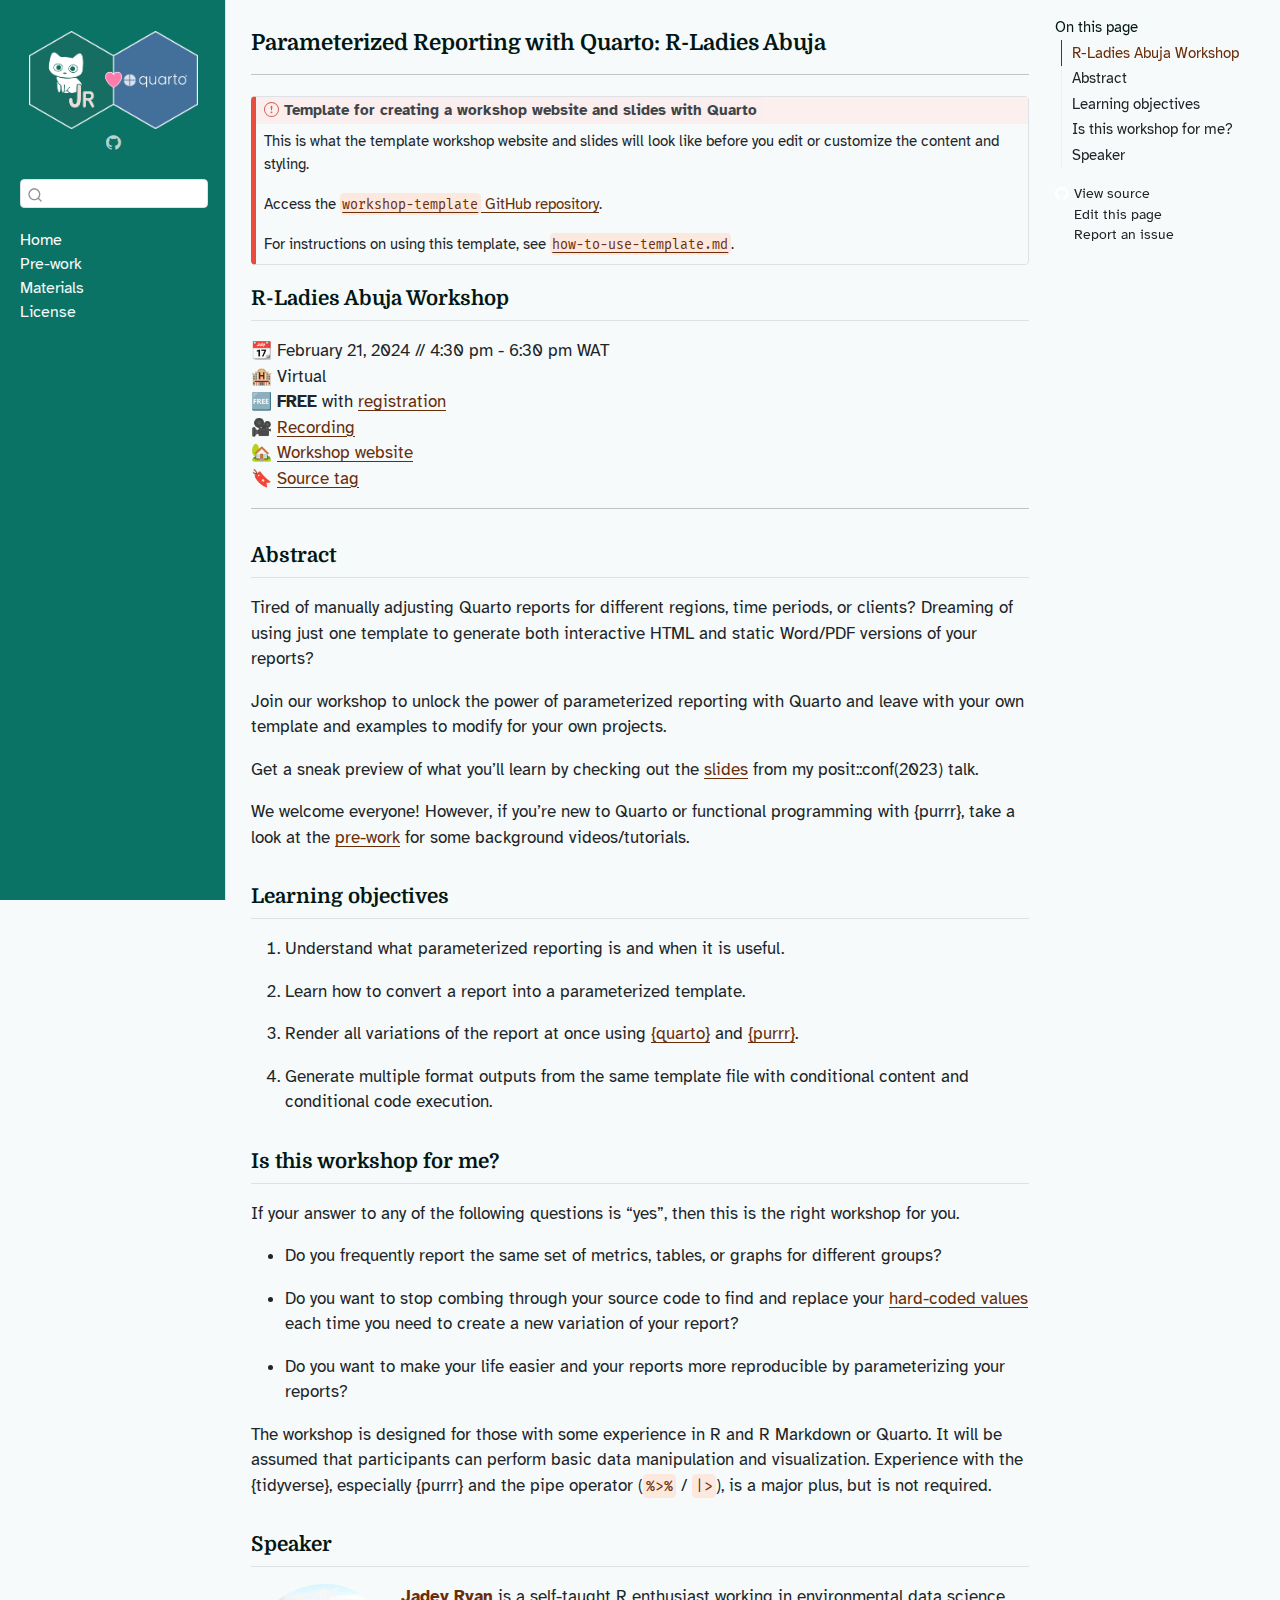
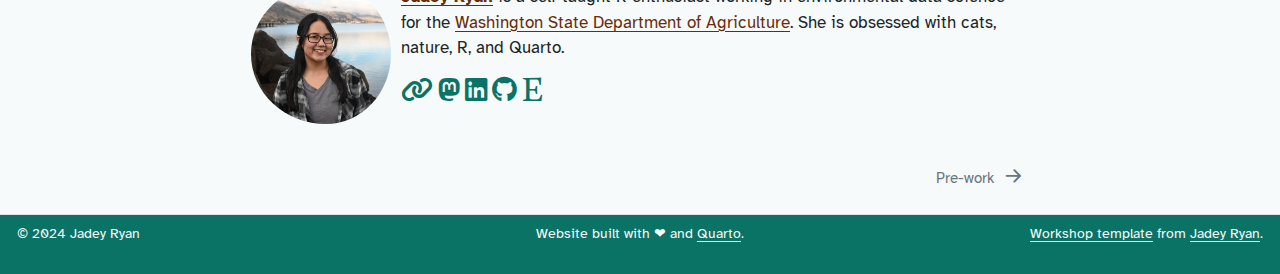
<file: docs/index.html>
<!DOCTYPE html>
<html xmlns="http://www.w3.org/1999/xhtml" lang="en" xml:lang="en"><head>

<meta charset="utf-8">
<meta name="generator" content="quarto-1.4.550">

<meta name="viewport" content="width=device-width, initial-scale=1.0, user-scalable=yes">


<title>Parameterized Reporting with Quarto: R-Ladies Abuja</title>
<style>
code{white-space: pre-wrap;}
span.smallcaps{font-variant: small-caps;}
div.columns{display: flex; gap: min(4vw, 1.5em);}
div.column{flex: auto; overflow-x: auto;}
div.hanging-indent{margin-left: 1.5em; text-indent: -1.5em;}
ul.task-list{list-style: none;}
ul.task-list li input[type="checkbox"] {
  width: 0.8em;
  margin: 0 0.8em 0.2em -1em; /* quarto-specific, see https://github.com/quarto-dev/quarto-cli/issues/4556 */ 
  vertical-align: middle;
}
</style>


<script src="site_libs/quarto-nav/quarto-nav.js"></script>
<script src="site_libs/clipboard/clipboard.min.js"></script>
<script src="site_libs/quarto-search/autocomplete.umd.js"></script>
<script src="site_libs/quarto-search/fuse.min.js"></script>
<script src="site_libs/quarto-search/quarto-search.js"></script>
<meta name="quarto:offset" content="./">
<link href="./prework.html" rel="next">
<link href="./images/jr-logo-circle.webp" rel="icon">
<script src="site_libs/quarto-html/quarto.js"></script>
<script src="site_libs/quarto-html/popper.min.js"></script>
<script src="site_libs/quarto-html/tippy.umd.min.js"></script>
<script src="site_libs/quarto-html/anchor.min.js"></script>
<link href="site_libs/quarto-html/tippy.css" rel="stylesheet">
<link href="site_libs/quarto-html/quarto-syntax-highlighting.css" rel="stylesheet" id="quarto-text-highlighting-styles">
<script src="site_libs/bootstrap/bootstrap.min.js"></script>
<link href="site_libs/bootstrap/bootstrap-icons.css" rel="stylesheet">
<link href="site_libs/bootstrap/bootstrap.min.css" rel="stylesheet" id="quarto-bootstrap" data-mode="light">
<link href="site_libs/quarto-contrib/fontawesome6-0.1.0/all.css" rel="stylesheet">
<link href="site_libs/quarto-contrib/fontawesome6-0.1.0/latex-fontsize.css" rel="stylesheet">
<script id="quarto-search-options" type="application/json">{
  "location": "sidebar",
  "copy-button": false,
  "collapse-after": 3,
  "panel-placement": "start",
  "type": "textbox",
  "limit": 50,
  "keyboard-shortcut": [
    "f",
    "/",
    "s"
  ],
  "show-item-context": false,
  "language": {
    "search-no-results-text": "No results",
    "search-matching-documents-text": "matching documents",
    "search-copy-link-title": "Copy link to search",
    "search-hide-matches-text": "Hide additional matches",
    "search-more-match-text": "more match in this document",
    "search-more-matches-text": "more matches in this document",
    "search-clear-button-title": "Clear",
    "search-text-placeholder": "",
    "search-detached-cancel-button-title": "Cancel",
    "search-submit-button-title": "Submit",
    "search-label": "Search"
  }
}</script>
<style>html{ scroll-behavior: smooth; }</style>


</head>

<body class="nav-sidebar docked">

<div id="quarto-search-results"></div>
  <header id="quarto-header" class="headroom fixed-top">
  <nav class="quarto-secondary-nav">
    <div class="container-fluid d-flex">
      <button type="button" class="quarto-btn-toggle btn" data-bs-toggle="collapse" data-bs-target=".quarto-sidebar-collapse-item" aria-controls="quarto-sidebar" aria-expanded="false" aria-label="Toggle sidebar navigation" onclick="if (window.quartoToggleHeadroom) { window.quartoToggleHeadroom(); }">
        <i class="bi bi-layout-text-sidebar-reverse"></i>
      </button>
        <nav class="quarto-page-breadcrumbs" aria-label="breadcrumb"><ol class="breadcrumb"><li class="breadcrumb-item"><a href="./index.html">Home</a></li></ol></nav>
        <a class="flex-grow-1" role="button" data-bs-toggle="collapse" data-bs-target=".quarto-sidebar-collapse-item" aria-controls="quarto-sidebar" aria-expanded="false" aria-label="Toggle sidebar navigation" onclick="if (window.quartoToggleHeadroom) { window.quartoToggleHeadroom(); }">      
        </a>
      <button type="button" class="btn quarto-search-button" aria-label="" onclick="window.quartoOpenSearch();">
        <i class="bi bi-search"></i>
      </button>
    </div>
  </nav>
</header>
<!-- content -->
<div id="quarto-content" class="quarto-container page-columns page-rows-contents page-layout-article">
<!-- sidebar -->
  <nav id="quarto-sidebar" class="sidebar collapse collapse-horizontal quarto-sidebar-collapse-item sidebar-navigation docked overflow-auto">
    <div class="pt-lg-2 mt-2 text-center sidebar-header">
      <a href="./index.html" class="sidebar-logo-link">
      <img src="./images/jr-logo-quarto.webp" alt="" class="sidebar-logo py-0 d-lg-inline d-none">
      </a>
      <div class="sidebar-tools-main">
    <a href="https://github.com/jadeynryan/parameterized-quarto-workshop" title="GitHub" class="quarto-navigation-tool px-1" aria-label="GitHub"><i class="bi bi-github"></i></a>
</div>
      </div>
        <div class="mt-2 flex-shrink-0 align-items-center">
        <div class="sidebar-search">
        <div id="quarto-search" class="" title="Search"></div>
        </div>
        </div>
    <div class="sidebar-menu-container"> 
    <ul class="list-unstyled mt-1">
        <li class="sidebar-item">
  <div class="sidebar-item-container"> 
  <a href="./index.html" class="sidebar-item-text sidebar-link active">
 <span class="menu-text">Home</span></a>
  </div>
</li>
        <li class="sidebar-item">
  <div class="sidebar-item-container"> 
  <a href="./prework.html" class="sidebar-item-text sidebar-link">
 <span class="menu-text">Pre-work</span></a>
  </div>
</li>
        <li class="sidebar-item">
  <div class="sidebar-item-container"> 
  <a href="./materials.html" class="sidebar-item-text sidebar-link">
 <span class="menu-text">Materials</span></a>
  </div>
</li>
        <li class="sidebar-item">
  <div class="sidebar-item-container"> 
  <a href="./license.html" class="sidebar-item-text sidebar-link">
 <span class="menu-text">License</span></a>
  </div>
</li>
    </ul>
    </div>
</nav>
<div id="quarto-sidebar-glass" class="quarto-sidebar-collapse-item" data-bs-toggle="collapse" data-bs-target=".quarto-sidebar-collapse-item"></div>
<!-- margin-sidebar -->
    <div id="quarto-margin-sidebar" class="sidebar margin-sidebar">
        <nav id="TOC" role="doc-toc" class="toc-active">
    <h2 id="toc-title">On this page</h2>
   
  <ul>
  <li><a href="#r-ladies-abuja-workshop" id="toc-r-ladies-abuja-workshop" class="nav-link active" data-scroll-target="#r-ladies-abuja-workshop">R-Ladies Abuja Workshop</a></li>
  <li><a href="#abstract" id="toc-abstract" class="nav-link" data-scroll-target="#abstract">Abstract</a></li>
  <li><a href="#learning-objectives" id="toc-learning-objectives" class="nav-link" data-scroll-target="#learning-objectives">Learning objectives</a></li>
  <li><a href="#is-this-workshop-for-me" id="toc-is-this-workshop-for-me" class="nav-link" data-scroll-target="#is-this-workshop-for-me">Is this workshop for me?</a></li>
  <li><a href="#speaker" id="toc-speaker" class="nav-link" data-scroll-target="#speaker">Speaker</a></li>
  </ul>
<div class="toc-actions"><ul><li><a href="https://github.com/jadeynryan/parameterized-quarto-workshop/blob/main/index.qmd" class="toc-action"><i class="bi bi-github"></i>View source</a></li><li><a href="https://github.com/jadeynryan/parameterized-quarto-workshop/edit/main/index.qmd" class="toc-action"><i class="bi empty"></i>Edit this page</a></li><li><a href="https://github.com/jadeynryan/parameterized-quarto-workshop/issues/new" class="toc-action"><i class="bi empty"></i>Report an issue</a></li></ul></div></nav>
    </div>
<!-- main -->
<main class="content" id="quarto-document-content">

<header id="title-block-header" class="quarto-title-block default">
<div class="quarto-title">
<h1 class="title">Parameterized Reporting with Quarto: R-Ladies Abuja</h1>
</div>



<div class="quarto-title-meta">

    
  
    
  </div>
  


</header>


<hr>
<div class="callout callout-style-default callout-important callout-titled">
<div class="callout-header d-flex align-content-center">
<div class="callout-icon-container">
<i class="callout-icon"></i>
</div>
<div class="callout-title-container flex-fill">
Template for creating a workshop website and slides with Quarto
</div>
</div>
<div class="callout-body-container callout-body">
<p>This is what the template workshop website and slides will look like before you edit or customize the content and styling.</p>
<p>Access the <a href="https://github.com/jadeynryan/workshop-template"><code>workshop-template</code> GitHub repository</a>.</p>
<p>For instructions on using this template, see <a href="https://github.com/jadeynryan/workshop-template/blob/main/how-to-use-template.md"><code>how-to-use-template.md</code></a>.</p>
</div>
</div>
<!-- ::: callout-important -->
<!-- This workshop is currently being updated. Materials, links, exercises subject to change. -->
<!-- ::: -->
<section id="r-ladies-abuja-workshop" class="level2">
<h2 class="anchored" data-anchor-id="r-ladies-abuja-workshop">R-Ladies Abuja Workshop</h2>
<p>📆 February 21, 2024 // 4:30 pm - 6:30 pm WAT<br>
🏨 Virtual<br>
🆓 <strong>FREE</strong> with <a href="https://www.meetup.com/rladies-abuja/events/298688371/">registration</a><br>
🎥 <a href="https://youtu.be/kQn82pa04jQ?si=Ksvdp0Hdgs1crOD0">Recording</a><br>
🏡 <a href="https://jadeyryan.quarto.pub/rladies-abuja-quarto-params">Workshop website</a><br>
🔖 <a href="https://github.com/jadeynryan/parameterized-quarto-workshop/releases/tag/rladies-abuja">Source tag</a></p>
<hr>
</section>
<section id="abstract" class="level2">
<h2 class="anchored" data-anchor-id="abstract">Abstract</h2>
<p>Tired of manually adjusting Quarto reports for different regions, time periods, or clients? Dreaming of using just one template to generate both interactive HTML and static Word/PDF versions of your reports?</p>
<p>Join our workshop to unlock the power of parameterized reporting with Quarto and leave with your own template and examples to modify for your own projects.</p>
<p>Get a sneak preview of what you’ll learn by checking out the <a href="https://jadeyryan.com/talks/2023-09-25_posit_parameterized-quarto/">slides</a> from my posit::conf(2023) talk.</p>
<p>We welcome everyone! However, if you’re new to Quarto or functional programming with {purrr}, take a look at the <a href="prework.html#sec-quarto-purrr">pre-work</a> for some background videos/tutorials.</p>
</section>
<section id="learning-objectives" class="level2">
<h2 class="anchored" data-anchor-id="learning-objectives">Learning objectives</h2>
<ol type="1">
<li><p>Understand what parameterized reporting is and when it is useful.</p></li>
<li><p>Learn how to convert a report into a parameterized template.</p></li>
<li><p>Render all variations of the report at once using <a href="https://quarto-dev.github.io/quarto-r/">{quarto}</a> and <a href="https://purrr.tidyverse.org/">{purrr}</a>.</p></li>
<li><p>Generate multiple format outputs from the same template file with conditional content and conditional code execution.</p></li>
</ol>
</section>
<section id="is-this-workshop-for-me" class="level2">
<h2 class="anchored" data-anchor-id="is-this-workshop-for-me">Is this workshop for me?</h2>
<p>If your answer to any of the following questions is “yes”, then this is the right workshop for you.</p>
<ul>
<li><p>Do you frequently report the same set of metrics, tables, or graphs for different groups?</p></li>
<li><p>Do you want to stop combing through your source code to find and replace your <a href="https://www.bloomtech.com/article/what-is-hard-coding">hard-coded values</a> each time you need to create a new variation of your report?</p></li>
<li><p>Do you want to make your life easier and your reports more reproducible by parameterizing your reports?</p></li>
</ul>
<p>The workshop is designed for those with some experience in R and R Markdown or Quarto. It will be assumed that participants can perform basic data manipulation and visualization. Experience with the {tidyverse}, especially {purrr} and the pipe operator (<code>%&gt;%</code>&nbsp;/&nbsp;<code>|&gt;</code>), is a major plus, but is not required.</p>
</section>
<section id="speaker" class="level2">
<h2 class="anchored" data-anchor-id="speaker">Speaker</h2>
<p><img src="images/jadey.jpg" class="img-fluid" style="float:left;padding: 0 10px 0 0; border-radius:50%" alt="Headshot of Jadey Ryan" width="150"> <a href="https://jadeyryan.com"><strong>Jadey Ryan</strong></a> is a self-taught R enthusiast working in environmental data science for the <a href="https://agr.wa.gov/AgScience">Washington State Department of Agriculture</a>. She is obsessed with cats, nature, R, and Quarto.</p>
<p><a href="https://jadeyryan.com"><i class="fa-solid fa-link fa-xl" aria-label="link"></i></a> <a href="https://fosstodon.org/@jadeynryan"><i class="fa-brands fa-mastodon fa-xl" aria-label="mastodon"></i></a> <a href="https://www.linkedin.com/in/jadey-ryan"><i class="fa-brands fa-linkedin fa-xl" aria-label="linkedin"></i></a> <a href="https://github.com/jadeynryan/"><i class="fa-brands fa-github fa-xl" aria-label="github"></i></a> <a href="https://thecodingcats.etsy.com/"><i class="fa-brands fa-etsy fa-xl" aria-label="etsy"></i></a></p>


</section>

</main> <!-- /main -->
<script id="quarto-html-after-body" type="application/javascript">
window.document.addEventListener("DOMContentLoaded", function (event) {
  const toggleBodyColorMode = (bsSheetEl) => {
    const mode = bsSheetEl.getAttribute("data-mode");
    const bodyEl = window.document.querySelector("body");
    if (mode === "dark") {
      bodyEl.classList.add("quarto-dark");
      bodyEl.classList.remove("quarto-light");
    } else {
      bodyEl.classList.add("quarto-light");
      bodyEl.classList.remove("quarto-dark");
    }
  }
  const toggleBodyColorPrimary = () => {
    const bsSheetEl = window.document.querySelector("link#quarto-bootstrap");
    if (bsSheetEl) {
      toggleBodyColorMode(bsSheetEl);
    }
  }
  toggleBodyColorPrimary();  
  const icon = "";
  const anchorJS = new window.AnchorJS();
  anchorJS.options = {
    placement: 'right',
    icon: icon
  };
  anchorJS.add('.anchored');
  const isCodeAnnotation = (el) => {
    for (const clz of el.classList) {
      if (clz.startsWith('code-annotation-')) {                     
        return true;
      }
    }
    return false;
  }
  const clipboard = new window.ClipboardJS('.code-copy-button', {
    text: function(trigger) {
      const codeEl = trigger.previousElementSibling.cloneNode(true);
      for (const childEl of codeEl.children) {
        if (isCodeAnnotation(childEl)) {
          childEl.remove();
        }
      }
      return codeEl.innerText;
    }
  });
  clipboard.on('success', function(e) {
    // button target
    const button = e.trigger;
    // don't keep focus
    button.blur();
    // flash "checked"
    button.classList.add('code-copy-button-checked');
    var currentTitle = button.getAttribute("title");
    button.setAttribute("title", "Copied!");
    let tooltip;
    if (window.bootstrap) {
      button.setAttribute("data-bs-toggle", "tooltip");
      button.setAttribute("data-bs-placement", "left");
      button.setAttribute("data-bs-title", "Copied!");
      tooltip = new bootstrap.Tooltip(button, 
        { trigger: "manual", 
          customClass: "code-copy-button-tooltip",
          offset: [0, -8]});
      tooltip.show();    
    }
    setTimeout(function() {
      if (tooltip) {
        tooltip.hide();
        button.removeAttribute("data-bs-title");
        button.removeAttribute("data-bs-toggle");
        button.removeAttribute("data-bs-placement");
      }
      button.setAttribute("title", currentTitle);
      button.classList.remove('code-copy-button-checked');
    }, 1000);
    // clear code selection
    e.clearSelection();
  });
    var localhostRegex = new RegExp(/^(?:http|https):\/\/localhost\:?[0-9]*\//);
    var mailtoRegex = new RegExp(/^mailto:/);
      var filterRegex = new RegExp("https:\/\/jadeyryan\.quarto\.pub\/rladies-abuja-quarto-params\/");
    var isInternal = (href) => {
        return filterRegex.test(href) || localhostRegex.test(href) || mailtoRegex.test(href);
    }
    // Inspect non-navigation links and adorn them if external
 	var links = window.document.querySelectorAll('a[href]:not(.nav-link):not(.navbar-brand):not(.toc-action):not(.sidebar-link):not(.sidebar-item-toggle):not(.pagination-link):not(.no-external):not([aria-hidden]):not(.dropdown-item):not(.quarto-navigation-tool)');
    for (var i=0; i<links.length; i++) {
      const link = links[i];
      if (!isInternal(link.href)) {
          // target, if specified
          link.setAttribute("target", "_blank");
          if (link.getAttribute("rel") === null) {
            link.setAttribute("rel", "noopener");
          }
      }
    }
  function tippyHover(el, contentFn, onTriggerFn, onUntriggerFn) {
    const config = {
      allowHTML: true,
      maxWidth: 500,
      delay: 100,
      arrow: false,
      appendTo: function(el) {
          return el.parentElement;
      },
      interactive: true,
      interactiveBorder: 10,
      theme: 'quarto',
      placement: 'bottom-start',
    };
    if (contentFn) {
      config.content = contentFn;
    }
    if (onTriggerFn) {
      config.onTrigger = onTriggerFn;
    }
    if (onUntriggerFn) {
      config.onUntrigger = onUntriggerFn;
    }
    window.tippy(el, config); 
  }
  const noterefs = window.document.querySelectorAll('a[role="doc-noteref"]');
  for (var i=0; i<noterefs.length; i++) {
    const ref = noterefs[i];
    tippyHover(ref, function() {
      // use id or data attribute instead here
      let href = ref.getAttribute('data-footnote-href') || ref.getAttribute('href');
      try { href = new URL(href).hash; } catch {}
      const id = href.replace(/^#\/?/, "");
      const note = window.document.getElementById(id);
      return note.innerHTML;
    });
  }
  const xrefs = window.document.querySelectorAll('a.quarto-xref');
  const processXRef = (id, note) => {
    // Strip column container classes
    const stripColumnClz = (el) => {
      el.classList.remove("page-full", "page-columns");
      if (el.children) {
        for (const child of el.children) {
          stripColumnClz(child);
        }
      }
    }
    stripColumnClz(note)
    if (id === null || id.startsWith('sec-')) {
      // Special case sections, only their first couple elements
      const container = document.createElement("div");
      if (note.children && note.children.length > 2) {
        container.appendChild(note.children[0].cloneNode(true));
        for (let i = 1; i < note.children.length; i++) {
          const child = note.children[i];
          if (child.tagName === "P" && child.innerText === "") {
            continue;
          } else {
            container.appendChild(child.cloneNode(true));
            break;
          }
        }
        if (window.Quarto?.typesetMath) {
          window.Quarto.typesetMath(container);
        }
        return container.innerHTML
      } else {
        if (window.Quarto?.typesetMath) {
          window.Quarto.typesetMath(note);
        }
        return note.innerHTML;
      }
    } else {
      // Remove any anchor links if they are present
      const anchorLink = note.querySelector('a.anchorjs-link');
      if (anchorLink) {
        anchorLink.remove();
      }
      if (window.Quarto?.typesetMath) {
        window.Quarto.typesetMath(note);
      }
      // TODO in 1.5, we should make sure this works without a callout special case
      if (note.classList.contains("callout")) {
        return note.outerHTML;
      } else {
        return note.innerHTML;
      }
    }
  }
  for (var i=0; i<xrefs.length; i++) {
    const xref = xrefs[i];
    tippyHover(xref, undefined, function(instance) {
      instance.disable();
      let url = xref.getAttribute('href');
      let hash = undefined; 
      if (url.startsWith('#')) {
        hash = url;
      } else {
        try { hash = new URL(url).hash; } catch {}
      }
      if (hash) {
        const id = hash.replace(/^#\/?/, "");
        const note = window.document.getElementById(id);
        if (note !== null) {
          try {
            const html = processXRef(id, note.cloneNode(true));
            instance.setContent(html);
          } finally {
            instance.enable();
            instance.show();
          }
        } else {
          // See if we can fetch this
          fetch(url.split('#')[0])
          .then(res => res.text())
          .then(html => {
            const parser = new DOMParser();
            const htmlDoc = parser.parseFromString(html, "text/html");
            const note = htmlDoc.getElementById(id);
            if (note !== null) {
              const html = processXRef(id, note);
              instance.setContent(html);
            } 
          }).finally(() => {
            instance.enable();
            instance.show();
          });
        }
      } else {
        // See if we can fetch a full url (with no hash to target)
        // This is a special case and we should probably do some content thinning / targeting
        fetch(url)
        .then(res => res.text())
        .then(html => {
          const parser = new DOMParser();
          const htmlDoc = parser.parseFromString(html, "text/html");
          const note = htmlDoc.querySelector('main.content');
          if (note !== null) {
            // This should only happen for chapter cross references
            // (since there is no id in the URL)
            // remove the first header
            if (note.children.length > 0 && note.children[0].tagName === "HEADER") {
              note.children[0].remove();
            }
            const html = processXRef(null, note);
            instance.setContent(html);
          } 
        }).finally(() => {
          instance.enable();
          instance.show();
        });
      }
    }, function(instance) {
    });
  }
      let selectedAnnoteEl;
      const selectorForAnnotation = ( cell, annotation) => {
        let cellAttr = 'data-code-cell="' + cell + '"';
        let lineAttr = 'data-code-annotation="' +  annotation + '"';
        const selector = 'span[' + cellAttr + '][' + lineAttr + ']';
        return selector;
      }
      const selectCodeLines = (annoteEl) => {
        const doc = window.document;
        const targetCell = annoteEl.getAttribute("data-target-cell");
        const targetAnnotation = annoteEl.getAttribute("data-target-annotation");
        const annoteSpan = window.document.querySelector(selectorForAnnotation(targetCell, targetAnnotation));
        const lines = annoteSpan.getAttribute("data-code-lines").split(",");
        const lineIds = lines.map((line) => {
          return targetCell + "-" + line;
        })
        let top = null;
        let height = null;
        let parent = null;
        if (lineIds.length > 0) {
            //compute the position of the single el (top and bottom and make a div)
            const el = window.document.getElementById(lineIds[0]);
            top = el.offsetTop;
            height = el.offsetHeight;
            parent = el.parentElement.parentElement;
          if (lineIds.length > 1) {
            const lastEl = window.document.getElementById(lineIds[lineIds.length - 1]);
            const bottom = lastEl.offsetTop + lastEl.offsetHeight;
            height = bottom - top;
          }
          if (top !== null && height !== null && parent !== null) {
            // cook up a div (if necessary) and position it 
            let div = window.document.getElementById("code-annotation-line-highlight");
            if (div === null) {
              div = window.document.createElement("div");
              div.setAttribute("id", "code-annotation-line-highlight");
              div.style.position = 'absolute';
              parent.appendChild(div);
            }
            div.style.top = top - 2 + "px";
            div.style.height = height + 4 + "px";
            div.style.left = 0;
            let gutterDiv = window.document.getElementById("code-annotation-line-highlight-gutter");
            if (gutterDiv === null) {
              gutterDiv = window.document.createElement("div");
              gutterDiv.setAttribute("id", "code-annotation-line-highlight-gutter");
              gutterDiv.style.position = 'absolute';
              const codeCell = window.document.getElementById(targetCell);
              const gutter = codeCell.querySelector('.code-annotation-gutter');
              gutter.appendChild(gutterDiv);
            }
            gutterDiv.style.top = top - 2 + "px";
            gutterDiv.style.height = height + 4 + "px";
          }
          selectedAnnoteEl = annoteEl;
        }
      };
      const unselectCodeLines = () => {
        const elementsIds = ["code-annotation-line-highlight", "code-annotation-line-highlight-gutter"];
        elementsIds.forEach((elId) => {
          const div = window.document.getElementById(elId);
          if (div) {
            div.remove();
          }
        });
        selectedAnnoteEl = undefined;
      };
        // Handle positioning of the toggle
    window.addEventListener(
      "resize",
      throttle(() => {
        elRect = undefined;
        if (selectedAnnoteEl) {
          selectCodeLines(selectedAnnoteEl);
        }
      }, 10)
    );
    function throttle(fn, ms) {
    let throttle = false;
    let timer;
      return (...args) => {
        if(!throttle) { // first call gets through
            fn.apply(this, args);
            throttle = true;
        } else { // all the others get throttled
            if(timer) clearTimeout(timer); // cancel #2
            timer = setTimeout(() => {
              fn.apply(this, args);
              timer = throttle = false;
            }, ms);
        }
      };
    }
      // Attach click handler to the DT
      const annoteDls = window.document.querySelectorAll('dt[data-target-cell]');
      for (const annoteDlNode of annoteDls) {
        annoteDlNode.addEventListener('click', (event) => {
          const clickedEl = event.target;
          if (clickedEl !== selectedAnnoteEl) {
            unselectCodeLines();
            const activeEl = window.document.querySelector('dt[data-target-cell].code-annotation-active');
            if (activeEl) {
              activeEl.classList.remove('code-annotation-active');
            }
            selectCodeLines(clickedEl);
            clickedEl.classList.add('code-annotation-active');
          } else {
            // Unselect the line
            unselectCodeLines();
            clickedEl.classList.remove('code-annotation-active');
          }
        });
      }
  const findCites = (el) => {
    const parentEl = el.parentElement;
    if (parentEl) {
      const cites = parentEl.dataset.cites;
      if (cites) {
        return {
          el,
          cites: cites.split(' ')
        };
      } else {
        return findCites(el.parentElement)
      }
    } else {
      return undefined;
    }
  };
  var bibliorefs = window.document.querySelectorAll('a[role="doc-biblioref"]');
  for (var i=0; i<bibliorefs.length; i++) {
    const ref = bibliorefs[i];
    const citeInfo = findCites(ref);
    if (citeInfo) {
      tippyHover(citeInfo.el, function() {
        var popup = window.document.createElement('div');
        citeInfo.cites.forEach(function(cite) {
          var citeDiv = window.document.createElement('div');
          citeDiv.classList.add('hanging-indent');
          citeDiv.classList.add('csl-entry');
          var biblioDiv = window.document.getElementById('ref-' + cite);
          if (biblioDiv) {
            citeDiv.innerHTML = biblioDiv.innerHTML;
          }
          popup.appendChild(citeDiv);
        });
        return popup.innerHTML;
      });
    }
  }
});
</script>
<nav class="page-navigation">
  <div class="nav-page nav-page-previous">
  </div>
  <div class="nav-page nav-page-next">
      <a href="./prework.html" class="pagination-link" aria-label="Pre-work">
        <span class="nav-page-text">Pre-work</span> <i class="bi bi-arrow-right-short"></i>
      </a>
  </div>
</nav>
</div> <!-- /content -->
<footer class="footer">
  <div class="nav-footer">
    <div class="nav-footer-left">
<p>© 2024 Jadey Ryan</p>
</div>   
    <div class="nav-footer-center">
<p>Website built with ❤︎️ and <a href="https://quarto.org/">Quarto</a>.</p>
<div class="toc-actions d-sm-block d-md-none"><ul><li><a href="https://github.com/jadeynryan/parameterized-quarto-workshop/blob/main/index.qmd" class="toc-action"><i class="bi bi-github"></i>View source</a></li><li><a href="https://github.com/jadeynryan/parameterized-quarto-workshop/edit/main/index.qmd" class="toc-action"><i class="bi empty"></i>Edit this page</a></li><li><a href="https://github.com/jadeynryan/parameterized-quarto-workshop/issues/new" class="toc-action"><i class="bi empty"></i>Report an issue</a></li></ul></div></div>
    <div class="nav-footer-right">
<p><a href="https://github.com/jadeynryan/workshop-template">Workshop template</a> from <a href="https://jadeyryan.com">Jadey Ryan</a>.</p>
</div>
  </div>
</footer>




<script src="site_libs/quarto-html/zenscroll-min.js"></script>
</body></html>
</file>
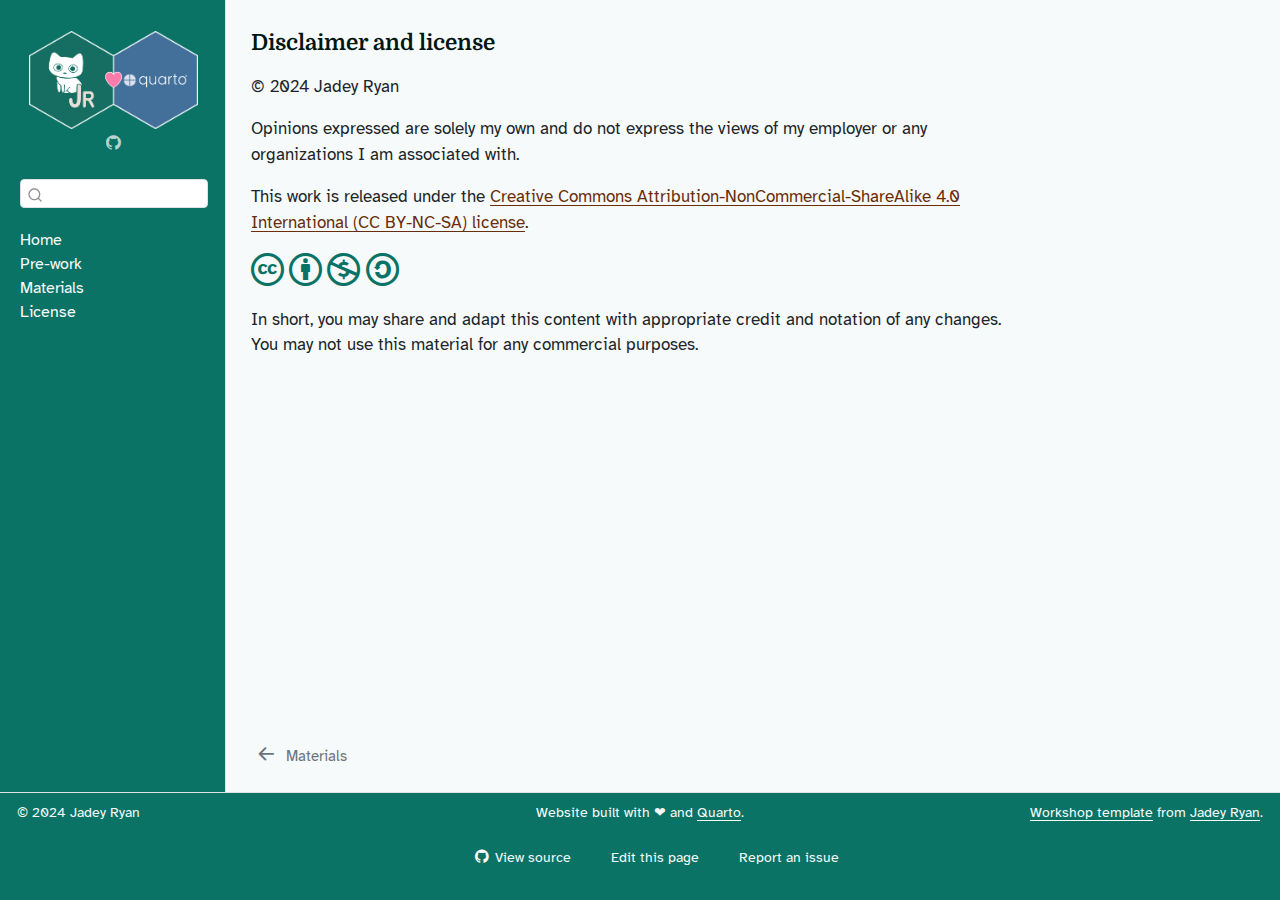
<file: docs/license.html>
<!DOCTYPE html>
<html xmlns="http://www.w3.org/1999/xhtml" lang="en" xml:lang="en"><head>

<meta charset="utf-8">
<meta name="generator" content="quarto-1.4.550">

<meta name="viewport" content="width=device-width, initial-scale=1.0, user-scalable=yes">


<title>Parameterized Reporting with Quarto: R-Ladies Abuja - Disclaimer and license</title>
<style>
code{white-space: pre-wrap;}
span.smallcaps{font-variant: small-caps;}
div.columns{display: flex; gap: min(4vw, 1.5em);}
div.column{flex: auto; overflow-x: auto;}
div.hanging-indent{margin-left: 1.5em; text-indent: -1.5em;}
ul.task-list{list-style: none;}
ul.task-list li input[type="checkbox"] {
  width: 0.8em;
  margin: 0 0.8em 0.2em -1em; /* quarto-specific, see https://github.com/quarto-dev/quarto-cli/issues/4556 */ 
  vertical-align: middle;
}
</style>


<script src="site_libs/quarto-nav/quarto-nav.js"></script>
<script src="site_libs/clipboard/clipboard.min.js"></script>
<script src="site_libs/quarto-search/autocomplete.umd.js"></script>
<script src="site_libs/quarto-search/fuse.min.js"></script>
<script src="site_libs/quarto-search/quarto-search.js"></script>
<meta name="quarto:offset" content="./">
<link href="./materials.html" rel="prev">
<link href="./images/jr-logo-circle.webp" rel="icon">
<script src="site_libs/quarto-html/quarto.js"></script>
<script src="site_libs/quarto-html/popper.min.js"></script>
<script src="site_libs/quarto-html/tippy.umd.min.js"></script>
<script src="site_libs/quarto-html/anchor.min.js"></script>
<link href="site_libs/quarto-html/tippy.css" rel="stylesheet">
<link href="site_libs/quarto-html/quarto-syntax-highlighting.css" rel="stylesheet" id="quarto-text-highlighting-styles">
<script src="site_libs/bootstrap/bootstrap.min.js"></script>
<link href="site_libs/bootstrap/bootstrap-icons.css" rel="stylesheet">
<link href="site_libs/bootstrap/bootstrap.min.css" rel="stylesheet" id="quarto-bootstrap" data-mode="light">
<link href="site_libs/quarto-contrib/fontawesome6-0.1.0/all.css" rel="stylesheet">
<link href="site_libs/quarto-contrib/fontawesome6-0.1.0/latex-fontsize.css" rel="stylesheet">
<script id="quarto-search-options" type="application/json">{
  "location": "sidebar",
  "copy-button": false,
  "collapse-after": 3,
  "panel-placement": "start",
  "type": "textbox",
  "limit": 50,
  "keyboard-shortcut": [
    "f",
    "/",
    "s"
  ],
  "show-item-context": false,
  "language": {
    "search-no-results-text": "No results",
    "search-matching-documents-text": "matching documents",
    "search-copy-link-title": "Copy link to search",
    "search-hide-matches-text": "Hide additional matches",
    "search-more-match-text": "more match in this document",
    "search-more-matches-text": "more matches in this document",
    "search-clear-button-title": "Clear",
    "search-text-placeholder": "",
    "search-detached-cancel-button-title": "Cancel",
    "search-submit-button-title": "Submit",
    "search-label": "Search"
  }
}</script>
<style>html{ scroll-behavior: smooth; }</style>


</head>

<body class="nav-sidebar docked">

<div id="quarto-search-results"></div>
  <header id="quarto-header" class="headroom fixed-top">
  <nav class="quarto-secondary-nav">
    <div class="container-fluid d-flex">
      <button type="button" class="quarto-btn-toggle btn" data-bs-toggle="collapse" data-bs-target=".quarto-sidebar-collapse-item" aria-controls="quarto-sidebar" aria-expanded="false" aria-label="Toggle sidebar navigation" onclick="if (window.quartoToggleHeadroom) { window.quartoToggleHeadroom(); }">
        <i class="bi bi-layout-text-sidebar-reverse"></i>
      </button>
        <nav class="quarto-page-breadcrumbs" aria-label="breadcrumb"><ol class="breadcrumb"><li class="breadcrumb-item"><a href="./license.html">License</a></li></ol></nav>
        <a class="flex-grow-1" role="button" data-bs-toggle="collapse" data-bs-target=".quarto-sidebar-collapse-item" aria-controls="quarto-sidebar" aria-expanded="false" aria-label="Toggle sidebar navigation" onclick="if (window.quartoToggleHeadroom) { window.quartoToggleHeadroom(); }">      
        </a>
      <button type="button" class="btn quarto-search-button" aria-label="" onclick="window.quartoOpenSearch();">
        <i class="bi bi-search"></i>
      </button>
    </div>
  </nav>
</header>
<!-- content -->
<div id="quarto-content" class="quarto-container page-columns page-rows-contents page-layout-article">
<!-- sidebar -->
  <nav id="quarto-sidebar" class="sidebar collapse collapse-horizontal quarto-sidebar-collapse-item sidebar-navigation docked overflow-auto">
    <div class="pt-lg-2 mt-2 text-center sidebar-header">
      <a href="./index.html" class="sidebar-logo-link">
      <img src="./images/jr-logo-quarto.webp" alt="" class="sidebar-logo py-0 d-lg-inline d-none">
      </a>
      <div class="sidebar-tools-main">
    <a href="https://github.com/jadeynryan/parameterized-quarto-workshop" title="GitHub" class="quarto-navigation-tool px-1" aria-label="GitHub"><i class="bi bi-github"></i></a>
</div>
      </div>
        <div class="mt-2 flex-shrink-0 align-items-center">
        <div class="sidebar-search">
        <div id="quarto-search" class="" title="Search"></div>
        </div>
        </div>
    <div class="sidebar-menu-container"> 
    <ul class="list-unstyled mt-1">
        <li class="sidebar-item">
  <div class="sidebar-item-container"> 
  <a href="./index.html" class="sidebar-item-text sidebar-link">
 <span class="menu-text">Home</span></a>
  </div>
</li>
        <li class="sidebar-item">
  <div class="sidebar-item-container"> 
  <a href="./prework.html" class="sidebar-item-text sidebar-link">
 <span class="menu-text">Pre-work</span></a>
  </div>
</li>
        <li class="sidebar-item">
  <div class="sidebar-item-container"> 
  <a href="./materials.html" class="sidebar-item-text sidebar-link">
 <span class="menu-text">Materials</span></a>
  </div>
</li>
        <li class="sidebar-item">
  <div class="sidebar-item-container"> 
  <a href="./license.html" class="sidebar-item-text sidebar-link active">
 <span class="menu-text">License</span></a>
  </div>
</li>
    </ul>
    </div>
</nav>
<div id="quarto-sidebar-glass" class="quarto-sidebar-collapse-item" data-bs-toggle="collapse" data-bs-target=".quarto-sidebar-collapse-item"></div>
<!-- margin-sidebar -->
    <div id="quarto-margin-sidebar" class="sidebar margin-sidebar">
        
    </div>
<!-- main -->
<main class="content" id="quarto-document-content">

<header id="title-block-header" class="quarto-title-block default">
<div class="quarto-title">
<h1 class="title">Disclaimer and license</h1>
</div>



<div class="quarto-title-meta">

    
  
    
  </div>
  


</header>


<p>© 2024 Jadey Ryan</p>
<p>Opinions expressed are solely my own and do not express the views of my employer or any organizations I am associated with.</p>
<p>This work is released under the <a href="https://creativecommons.org/licenses/by-nc-sa/4.0/">Creative Commons Attribution-NonCommercial-ShareAlike 4.0 International (CC BY-NC-SA) license</a>.</p>
<p><i class="fa-brands fa-creative-commons fa-2x" aria-label="creative-commons"></i> <i class="fa-brands fa-creative-commons-by fa-2x" aria-label="creative-commons-by"></i> <i class="fa-brands fa-creative-commons-nc fa-2x" aria-label="creative-commons-nc"></i> <i class="fa-brands fa-creative-commons-sa fa-2x" aria-label="creative-commons-sa"></i></p>
<p>In short, you may share and adapt this content with appropriate credit and notation of any changes. You may not use this material for any commercial purposes.</p>



</main> <!-- /main -->
<script id="quarto-html-after-body" type="application/javascript">
window.document.addEventListener("DOMContentLoaded", function (event) {
  const toggleBodyColorMode = (bsSheetEl) => {
    const mode = bsSheetEl.getAttribute("data-mode");
    const bodyEl = window.document.querySelector("body");
    if (mode === "dark") {
      bodyEl.classList.add("quarto-dark");
      bodyEl.classList.remove("quarto-light");
    } else {
      bodyEl.classList.add("quarto-light");
      bodyEl.classList.remove("quarto-dark");
    }
  }
  const toggleBodyColorPrimary = () => {
    const bsSheetEl = window.document.querySelector("link#quarto-bootstrap");
    if (bsSheetEl) {
      toggleBodyColorMode(bsSheetEl);
    }
  }
  toggleBodyColorPrimary();  
  const icon = "";
  const anchorJS = new window.AnchorJS();
  anchorJS.options = {
    placement: 'right',
    icon: icon
  };
  anchorJS.add('.anchored');
  const isCodeAnnotation = (el) => {
    for (const clz of el.classList) {
      if (clz.startsWith('code-annotation-')) {                     
        return true;
      }
    }
    return false;
  }
  const clipboard = new window.ClipboardJS('.code-copy-button', {
    text: function(trigger) {
      const codeEl = trigger.previousElementSibling.cloneNode(true);
      for (const childEl of codeEl.children) {
        if (isCodeAnnotation(childEl)) {
          childEl.remove();
        }
      }
      return codeEl.innerText;
    }
  });
  clipboard.on('success', function(e) {
    // button target
    const button = e.trigger;
    // don't keep focus
    button.blur();
    // flash "checked"
    button.classList.add('code-copy-button-checked');
    var currentTitle = button.getAttribute("title");
    button.setAttribute("title", "Copied!");
    let tooltip;
    if (window.bootstrap) {
      button.setAttribute("data-bs-toggle", "tooltip");
      button.setAttribute("data-bs-placement", "left");
      button.setAttribute("data-bs-title", "Copied!");
      tooltip = new bootstrap.Tooltip(button, 
        { trigger: "manual", 
          customClass: "code-copy-button-tooltip",
          offset: [0, -8]});
      tooltip.show();    
    }
    setTimeout(function() {
      if (tooltip) {
        tooltip.hide();
        button.removeAttribute("data-bs-title");
        button.removeAttribute("data-bs-toggle");
        button.removeAttribute("data-bs-placement");
      }
      button.setAttribute("title", currentTitle);
      button.classList.remove('code-copy-button-checked');
    }, 1000);
    // clear code selection
    e.clearSelection();
  });
    var localhostRegex = new RegExp(/^(?:http|https):\/\/localhost\:?[0-9]*\//);
    var mailtoRegex = new RegExp(/^mailto:/);
      var filterRegex = new RegExp("https:\/\/jadeyryan\.quarto\.pub\/rladies-abuja-quarto-params\/");
    var isInternal = (href) => {
        return filterRegex.test(href) || localhostRegex.test(href) || mailtoRegex.test(href);
    }
    // Inspect non-navigation links and adorn them if external
 	var links = window.document.querySelectorAll('a[href]:not(.nav-link):not(.navbar-brand):not(.toc-action):not(.sidebar-link):not(.sidebar-item-toggle):not(.pagination-link):not(.no-external):not([aria-hidden]):not(.dropdown-item):not(.quarto-navigation-tool)');
    for (var i=0; i<links.length; i++) {
      const link = links[i];
      if (!isInternal(link.href)) {
          // target, if specified
          link.setAttribute("target", "_blank");
          if (link.getAttribute("rel") === null) {
            link.setAttribute("rel", "noopener");
          }
      }
    }
  function tippyHover(el, contentFn, onTriggerFn, onUntriggerFn) {
    const config = {
      allowHTML: true,
      maxWidth: 500,
      delay: 100,
      arrow: false,
      appendTo: function(el) {
          return el.parentElement;
      },
      interactive: true,
      interactiveBorder: 10,
      theme: 'quarto',
      placement: 'bottom-start',
    };
    if (contentFn) {
      config.content = contentFn;
    }
    if (onTriggerFn) {
      config.onTrigger = onTriggerFn;
    }
    if (onUntriggerFn) {
      config.onUntrigger = onUntriggerFn;
    }
    window.tippy(el, config); 
  }
  const noterefs = window.document.querySelectorAll('a[role="doc-noteref"]');
  for (var i=0; i<noterefs.length; i++) {
    const ref = noterefs[i];
    tippyHover(ref, function() {
      // use id or data attribute instead here
      let href = ref.getAttribute('data-footnote-href') || ref.getAttribute('href');
      try { href = new URL(href).hash; } catch {}
      const id = href.replace(/^#\/?/, "");
      const note = window.document.getElementById(id);
      return note.innerHTML;
    });
  }
  const xrefs = window.document.querySelectorAll('a.quarto-xref');
  const processXRef = (id, note) => {
    // Strip column container classes
    const stripColumnClz = (el) => {
      el.classList.remove("page-full", "page-columns");
      if (el.children) {
        for (const child of el.children) {
          stripColumnClz(child);
        }
      }
    }
    stripColumnClz(note)
    if (id === null || id.startsWith('sec-')) {
      // Special case sections, only their first couple elements
      const container = document.createElement("div");
      if (note.children && note.children.length > 2) {
        container.appendChild(note.children[0].cloneNode(true));
        for (let i = 1; i < note.children.length; i++) {
          const child = note.children[i];
          if (child.tagName === "P" && child.innerText === "") {
            continue;
          } else {
            container.appendChild(child.cloneNode(true));
            break;
          }
        }
        if (window.Quarto?.typesetMath) {
          window.Quarto.typesetMath(container);
        }
        return container.innerHTML
      } else {
        if (window.Quarto?.typesetMath) {
          window.Quarto.typesetMath(note);
        }
        return note.innerHTML;
      }
    } else {
      // Remove any anchor links if they are present
      const anchorLink = note.querySelector('a.anchorjs-link');
      if (anchorLink) {
        anchorLink.remove();
      }
      if (window.Quarto?.typesetMath) {
        window.Quarto.typesetMath(note);
      }
      // TODO in 1.5, we should make sure this works without a callout special case
      if (note.classList.contains("callout")) {
        return note.outerHTML;
      } else {
        return note.innerHTML;
      }
    }
  }
  for (var i=0; i<xrefs.length; i++) {
    const xref = xrefs[i];
    tippyHover(xref, undefined, function(instance) {
      instance.disable();
      let url = xref.getAttribute('href');
      let hash = undefined; 
      if (url.startsWith('#')) {
        hash = url;
      } else {
        try { hash = new URL(url).hash; } catch {}
      }
      if (hash) {
        const id = hash.replace(/^#\/?/, "");
        const note = window.document.getElementById(id);
        if (note !== null) {
          try {
            const html = processXRef(id, note.cloneNode(true));
            instance.setContent(html);
          } finally {
            instance.enable();
            instance.show();
          }
        } else {
          // See if we can fetch this
          fetch(url.split('#')[0])
          .then(res => res.text())
          .then(html => {
            const parser = new DOMParser();
            const htmlDoc = parser.parseFromString(html, "text/html");
            const note = htmlDoc.getElementById(id);
            if (note !== null) {
              const html = processXRef(id, note);
              instance.setContent(html);
            } 
          }).finally(() => {
            instance.enable();
            instance.show();
          });
        }
      } else {
        // See if we can fetch a full url (with no hash to target)
        // This is a special case and we should probably do some content thinning / targeting
        fetch(url)
        .then(res => res.text())
        .then(html => {
          const parser = new DOMParser();
          const htmlDoc = parser.parseFromString(html, "text/html");
          const note = htmlDoc.querySelector('main.content');
          if (note !== null) {
            // This should only happen for chapter cross references
            // (since there is no id in the URL)
            // remove the first header
            if (note.children.length > 0 && note.children[0].tagName === "HEADER") {
              note.children[0].remove();
            }
            const html = processXRef(null, note);
            instance.setContent(html);
          } 
        }).finally(() => {
          instance.enable();
          instance.show();
        });
      }
    }, function(instance) {
    });
  }
      let selectedAnnoteEl;
      const selectorForAnnotation = ( cell, annotation) => {
        let cellAttr = 'data-code-cell="' + cell + '"';
        let lineAttr = 'data-code-annotation="' +  annotation + '"';
        const selector = 'span[' + cellAttr + '][' + lineAttr + ']';
        return selector;
      }
      const selectCodeLines = (annoteEl) => {
        const doc = window.document;
        const targetCell = annoteEl.getAttribute("data-target-cell");
        const targetAnnotation = annoteEl.getAttribute("data-target-annotation");
        const annoteSpan = window.document.querySelector(selectorForAnnotation(targetCell, targetAnnotation));
        const lines = annoteSpan.getAttribute("data-code-lines").split(",");
        const lineIds = lines.map((line) => {
          return targetCell + "-" + line;
        })
        let top = null;
        let height = null;
        let parent = null;
        if (lineIds.length > 0) {
            //compute the position of the single el (top and bottom and make a div)
            const el = window.document.getElementById(lineIds[0]);
            top = el.offsetTop;
            height = el.offsetHeight;
            parent = el.parentElement.parentElement;
          if (lineIds.length > 1) {
            const lastEl = window.document.getElementById(lineIds[lineIds.length - 1]);
            const bottom = lastEl.offsetTop + lastEl.offsetHeight;
            height = bottom - top;
          }
          if (top !== null && height !== null && parent !== null) {
            // cook up a div (if necessary) and position it 
            let div = window.document.getElementById("code-annotation-line-highlight");
            if (div === null) {
              div = window.document.createElement("div");
              div.setAttribute("id", "code-annotation-line-highlight");
              div.style.position = 'absolute';
              parent.appendChild(div);
            }
            div.style.top = top - 2 + "px";
            div.style.height = height + 4 + "px";
            div.style.left = 0;
            let gutterDiv = window.document.getElementById("code-annotation-line-highlight-gutter");
            if (gutterDiv === null) {
              gutterDiv = window.document.createElement("div");
              gutterDiv.setAttribute("id", "code-annotation-line-highlight-gutter");
              gutterDiv.style.position = 'absolute';
              const codeCell = window.document.getElementById(targetCell);
              const gutter = codeCell.querySelector('.code-annotation-gutter');
              gutter.appendChild(gutterDiv);
            }
            gutterDiv.style.top = top - 2 + "px";
            gutterDiv.style.height = height + 4 + "px";
          }
          selectedAnnoteEl = annoteEl;
        }
      };
      const unselectCodeLines = () => {
        const elementsIds = ["code-annotation-line-highlight", "code-annotation-line-highlight-gutter"];
        elementsIds.forEach((elId) => {
          const div = window.document.getElementById(elId);
          if (div) {
            div.remove();
          }
        });
        selectedAnnoteEl = undefined;
      };
        // Handle positioning of the toggle
    window.addEventListener(
      "resize",
      throttle(() => {
        elRect = undefined;
        if (selectedAnnoteEl) {
          selectCodeLines(selectedAnnoteEl);
        }
      }, 10)
    );
    function throttle(fn, ms) {
    let throttle = false;
    let timer;
      return (...args) => {
        if(!throttle) { // first call gets through
            fn.apply(this, args);
            throttle = true;
        } else { // all the others get throttled
            if(timer) clearTimeout(timer); // cancel #2
            timer = setTimeout(() => {
              fn.apply(this, args);
              timer = throttle = false;
            }, ms);
        }
      };
    }
      // Attach click handler to the DT
      const annoteDls = window.document.querySelectorAll('dt[data-target-cell]');
      for (const annoteDlNode of annoteDls) {
        annoteDlNode.addEventListener('click', (event) => {
          const clickedEl = event.target;
          if (clickedEl !== selectedAnnoteEl) {
            unselectCodeLines();
            const activeEl = window.document.querySelector('dt[data-target-cell].code-annotation-active');
            if (activeEl) {
              activeEl.classList.remove('code-annotation-active');
            }
            selectCodeLines(clickedEl);
            clickedEl.classList.add('code-annotation-active');
          } else {
            // Unselect the line
            unselectCodeLines();
            clickedEl.classList.remove('code-annotation-active');
          }
        });
      }
  const findCites = (el) => {
    const parentEl = el.parentElement;
    if (parentEl) {
      const cites = parentEl.dataset.cites;
      if (cites) {
        return {
          el,
          cites: cites.split(' ')
        };
      } else {
        return findCites(el.parentElement)
      }
    } else {
      return undefined;
    }
  };
  var bibliorefs = window.document.querySelectorAll('a[role="doc-biblioref"]');
  for (var i=0; i<bibliorefs.length; i++) {
    const ref = bibliorefs[i];
    const citeInfo = findCites(ref);
    if (citeInfo) {
      tippyHover(citeInfo.el, function() {
        var popup = window.document.createElement('div');
        citeInfo.cites.forEach(function(cite) {
          var citeDiv = window.document.createElement('div');
          citeDiv.classList.add('hanging-indent');
          citeDiv.classList.add('csl-entry');
          var biblioDiv = window.document.getElementById('ref-' + cite);
          if (biblioDiv) {
            citeDiv.innerHTML = biblioDiv.innerHTML;
          }
          popup.appendChild(citeDiv);
        });
        return popup.innerHTML;
      });
    }
  }
});
</script>
<nav class="page-navigation">
  <div class="nav-page nav-page-previous">
      <a href="./materials.html" class="pagination-link" aria-label="Materials">
        <i class="bi bi-arrow-left-short"></i> <span class="nav-page-text">Materials</span>
      </a>          
  </div>
  <div class="nav-page nav-page-next">
  </div>
</nav>
</div> <!-- /content -->
<footer class="footer">
  <div class="nav-footer">
    <div class="nav-footer-left">
<p>© 2024 Jadey Ryan</p>
</div>   
    <div class="nav-footer-center">
<p>Website built with ❤︎️ and <a href="https://quarto.org/">Quarto</a>.</p>
<div class="toc-actions"><ul><li><a href="https://github.com/jadeynryan/parameterized-quarto-workshop/blob/main/license.qmd" class="toc-action"><i class="bi bi-github"></i>View source</a></li><li><a href="https://github.com/jadeynryan/parameterized-quarto-workshop/edit/main/license.qmd" class="toc-action"><i class="bi empty"></i>Edit this page</a></li><li><a href="https://github.com/jadeynryan/parameterized-quarto-workshop/issues/new" class="toc-action"><i class="bi empty"></i>Report an issue</a></li></ul></div></div>
    <div class="nav-footer-right">
<p><a href="https://github.com/jadeynryan/workshop-template">Workshop template</a> from <a href="https://jadeyryan.com">Jadey Ryan</a>.</p>
</div>
  </div>
</footer>




<script src="site_libs/quarto-html/zenscroll-min.js"></script>
</body></html>
</file>
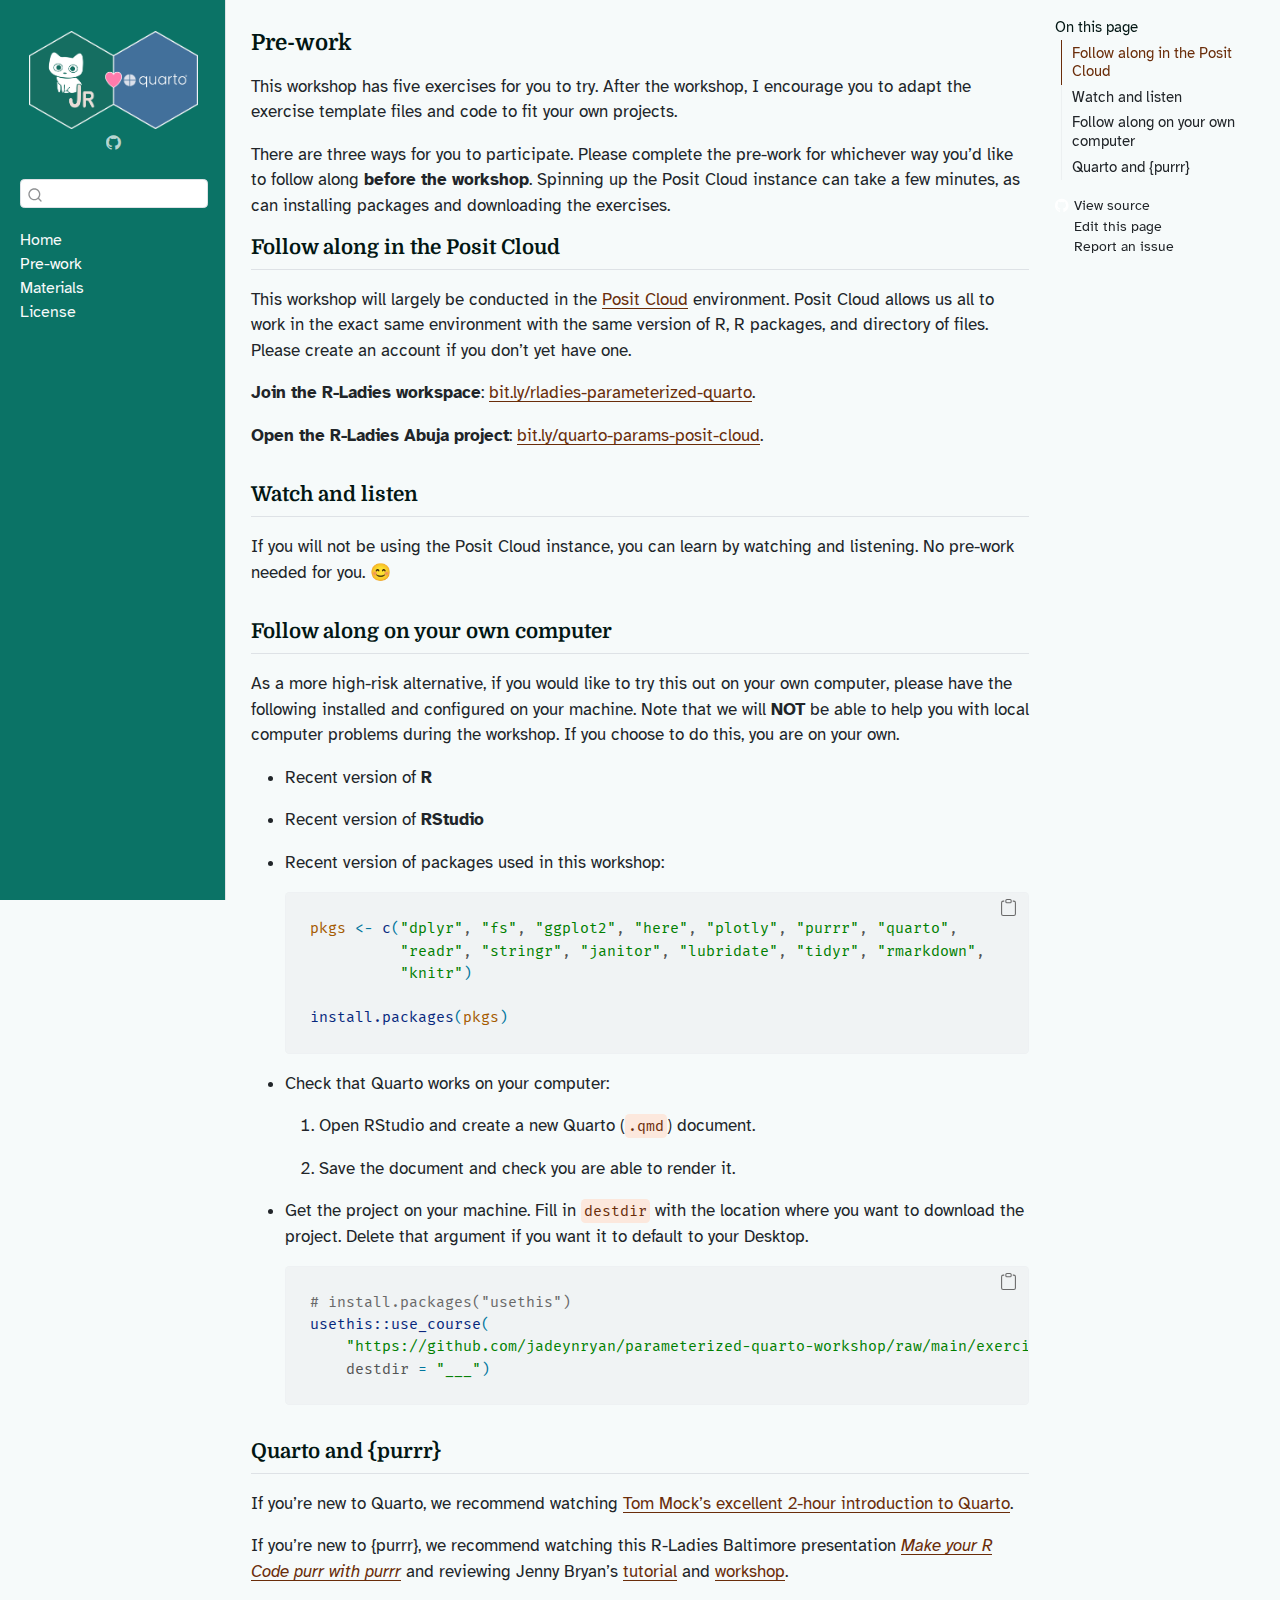
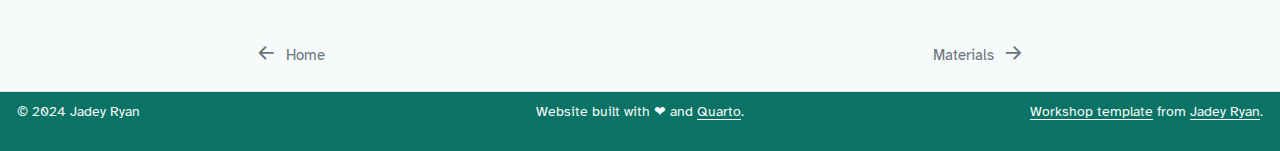
<file: docs/prework.html>
<!DOCTYPE html>
<html xmlns="http://www.w3.org/1999/xhtml" lang="en" xml:lang="en"><head>
<meta http-equiv="Content-Type" content="text/html; charset=UTF-8">
<meta charset="utf-8">
<meta name="generator" content="quarto-1.4.550">
<meta name="viewport" content="width=device-width, initial-scale=1.0, user-scalable=yes">
<title>Parameterized Reporting with Quarto: R-Ladies Abuja - Pre-work</title>
<style>
code{white-space: pre-wrap;}
span.smallcaps{font-variant: small-caps;}
div.columns{display: flex; gap: min(4vw, 1.5em);}
div.column{flex: auto; overflow-x: auto;}
div.hanging-indent{margin-left: 1.5em; text-indent: -1.5em;}
ul.task-list{list-style: none;}
ul.task-list li input[type="checkbox"] {
  width: 0.8em;
  margin: 0 0.8em 0.2em -1em; /* quarto-specific, see https://github.com/quarto-dev/quarto-cli/issues/4556 */ 
  vertical-align: middle;
}
/* CSS for syntax highlighting */
pre > code.sourceCode { white-space: pre; position: relative; }
pre > code.sourceCode > span { line-height: 1.25; }
pre > code.sourceCode > span:empty { height: 1.2em; }
.sourceCode { overflow: visible; }
code.sourceCode > span { color: inherit; text-decoration: inherit; }
div.sourceCode { margin: 1em 0; }
pre.sourceCode { margin: 0; }
@media screen {
div.sourceCode { overflow: auto; }
}
@media print {
pre > code.sourceCode { white-space: pre-wrap; }
pre > code.sourceCode > span { text-indent: -5em; padding-left: 5em; }
}
pre.numberSource code
  { counter-reset: source-line 0; }
pre.numberSource code > span
  { position: relative; left: -4em; counter-increment: source-line; }
pre.numberSource code > span > a:first-child::before
  { content: counter(source-line);
    position: relative; left: -1em; text-align: right; vertical-align: baseline;
    border: none; display: inline-block;
    -webkit-touch-callout: none; -webkit-user-select: none;
    -khtml-user-select: none; -moz-user-select: none;
    -ms-user-select: none; user-select: none;
    padding: 0 4px; width: 4em;
  }
pre.numberSource { margin-left: 3em;  padding-left: 4px; }
div.sourceCode
  {   }
@media screen {
pre > code.sourceCode > span > a:first-child::before { text-decoration: underline; }
}
</style>

<script src="site_libs/quarto-nav/quarto-nav.js"></script>
<script src="site_libs/clipboard/clipboard.min.js"></script>
<script src="site_libs/quarto-search/autocomplete.umd.js"></script>
<script src="site_libs/quarto-search/fuse.min.js"></script>
<script src="site_libs/quarto-search/quarto-search.js"></script>
<meta name="quarto:offset" content="./">
<link href="./materials.html" rel="next">
<link href="./index.html" rel="prev">
<link href="./images/jr-logo-circle.webp" rel="icon">
<script src="site_libs/quarto-html/quarto.js"></script>
<script src="site_libs/quarto-html/popper.min.js"></script>
<script src="site_libs/quarto-html/tippy.umd.min.js"></script>
<script src="site_libs/quarto-html/anchor.min.js"></script>
<link href="site_libs/quarto-html/tippy.css" rel="stylesheet">
<link href="site_libs/quarto-html/quarto-syntax-highlighting.css" rel="stylesheet" id="quarto-text-highlighting-styles">
<script src="site_libs/bootstrap/bootstrap.min.js"></script>
<link href="site_libs/bootstrap/bootstrap-icons.css" rel="stylesheet">
<link href="site_libs/bootstrap/bootstrap.min.css" rel="stylesheet" id="quarto-bootstrap" data-mode="light"><script id="quarto-search-options" type="application/json">{
  "location": "sidebar",
  "copy-button": false,
  "collapse-after": 3,
  "panel-placement": "start",
  "type": "textbox",
  "limit": 50,
  "keyboard-shortcut": [
    "f",
    "/",
    "s"
  ],
  "show-item-context": false,
  "language": {
    "search-no-results-text": "No results",
    "search-matching-documents-text": "matching documents",
    "search-copy-link-title": "Copy link to search",
    "search-hide-matches-text": "Hide additional matches",
    "search-more-match-text": "more match in this document",
    "search-more-matches-text": "more matches in this document",
    "search-clear-button-title": "Clear",
    "search-text-placeholder": "",
    "search-detached-cancel-button-title": "Cancel",
    "search-submit-button-title": "Submit",
    "search-label": "Search"
  }
}</script><style>html{ scroll-behavior: smooth; }</style>
</head>
<body class="nav-sidebar docked">

<div id="quarto-search-results"></div>
  <header id="quarto-header" class="headroom fixed-top"><nav class="quarto-secondary-nav"><div class="container-fluid d-flex">
      <button type="button" class="quarto-btn-toggle btn" data-bs-toggle="collapse" data-bs-target=".quarto-sidebar-collapse-item" aria-controls="quarto-sidebar" aria-expanded="false" aria-label="Toggle sidebar navigation" onclick="if (window.quartoToggleHeadroom) { window.quartoToggleHeadroom(); }">
        <i class="bi bi-layout-text-sidebar-reverse"></i>
      </button>
        <nav class="quarto-page-breadcrumbs" aria-label="breadcrumb"><ol class="breadcrumb"><li class="breadcrumb-item"><a href="./prework.html">Pre-work</a></li></ol></nav>
        <a class="flex-grow-1" role="button" data-bs-toggle="collapse" data-bs-target=".quarto-sidebar-collapse-item" aria-controls="quarto-sidebar" aria-expanded="false" aria-label="Toggle sidebar navigation" onclick="if (window.quartoToggleHeadroom) { window.quartoToggleHeadroom(); }">      
        </a>
      <button type="button" class="btn quarto-search-button" aria-label="" onclick="window.quartoOpenSearch();">
        <i class="bi bi-search"></i>
      </button>
    </div>
  </nav></header><!-- content --><div id="quarto-content" class="quarto-container page-columns page-rows-contents page-layout-article">
<!-- sidebar -->
  <nav id="quarto-sidebar" class="sidebar collapse collapse-horizontal quarto-sidebar-collapse-item sidebar-navigation docked overflow-auto"><div class="pt-lg-2 mt-2 text-center sidebar-header">
      <a href="./index.html" class="sidebar-logo-link">
      <img src="./images/jr-logo-quarto.webp" alt="" class="sidebar-logo py-0 d-lg-inline d-none"></a>
      <div class="sidebar-tools-main">
    <a href="https://github.com/jadeynryan/parameterized-quarto-workshop" title="GitHub" class="quarto-navigation-tool px-1" aria-label="GitHub"><i class="bi bi-github"></i></a>
</div>
      </div>
        <div class="mt-2 flex-shrink-0 align-items-center">
        <div class="sidebar-search">
        <div id="quarto-search" class="" title="Search"></div>
        </div>
        </div>
    <div class="sidebar-menu-container"> 
    <ul class="list-unstyled mt-1">
<li class="sidebar-item">
  <div class="sidebar-item-container"> 
  <a href="./index.html" class="sidebar-item-text sidebar-link">
 <span class="menu-text">Home</span></a>
  </div>
</li>
        <li class="sidebar-item">
  <div class="sidebar-item-container"> 
  <a href="./prework.html" class="sidebar-item-text sidebar-link active">
 <span class="menu-text">Pre-work</span></a>
  </div>
</li>
        <li class="sidebar-item">
  <div class="sidebar-item-container"> 
  <a href="./materials.html" class="sidebar-item-text sidebar-link">
 <span class="menu-text">Materials</span></a>
  </div>
</li>
        <li class="sidebar-item">
  <div class="sidebar-item-container"> 
  <a href="./license.html" class="sidebar-item-text sidebar-link">
 <span class="menu-text">License</span></a>
  </div>
</li>
    </ul>
</div>
</nav><div id="quarto-sidebar-glass" class="quarto-sidebar-collapse-item" data-bs-toggle="collapse" data-bs-target=".quarto-sidebar-collapse-item"></div>
<!-- margin-sidebar -->
    <div id="quarto-margin-sidebar" class="sidebar margin-sidebar">
        <nav id="TOC" role="doc-toc" class="toc-active"><h2 id="toc-title">On this page</h2>
   
  <ul>
<li><a href="#follow-along-in-the-posit-cloud" id="toc-follow-along-in-the-posit-cloud" class="nav-link active" data-scroll-target="#follow-along-in-the-posit-cloud">Follow along in the Posit Cloud</a></li>
  <li><a href="#watch-and-listen" id="toc-watch-and-listen" class="nav-link" data-scroll-target="#watch-and-listen">Watch and listen</a></li>
  <li><a href="#follow-along-on-your-own-computer" id="toc-follow-along-on-your-own-computer" class="nav-link" data-scroll-target="#follow-along-on-your-own-computer">Follow along on your own computer</a></li>
  <li><a href="#sec-quarto-purrr" id="toc-sec-quarto-purrr" class="nav-link" data-scroll-target="#sec-quarto-purrr">Quarto and {purrr}</a></li>
  </ul><div class="toc-actions"><ul><li><a href="https://github.com/jadeynryan/parameterized-quarto-workshop/blob/main/prework.qmd" class="toc-action"><i class="bi bi-github"></i>View source</a></li><li><a href="https://github.com/jadeynryan/parameterized-quarto-workshop/edit/main/prework.qmd" class="toc-action"><i class="bi empty"></i>Edit this page</a></li><li><a href="https://github.com/jadeynryan/parameterized-quarto-workshop/issues/new" class="toc-action"><i class="bi empty"></i>Report an issue</a></li></ul></div></nav>
    </div>
<!-- main -->
<main class="content" id="quarto-document-content"><header id="title-block-header" class="quarto-title-block default"><div class="quarto-title">
<h1 class="title">Pre-work</h1>
</div>



<div class="quarto-title-meta">

    
  
    
  </div>
  


</header><p>This workshop has five exercises for you to try. After the workshop, I encourage you to adapt the exercise template files and code to fit your own projects.</p>
<p>There are three ways for you to participate. Please complete the pre-work for whichever way you’d like to follow along <strong>before the workshop</strong>. Spinning up the Posit Cloud instance can take a few minutes, as can installing packages and downloading the exercises.</p>
<section id="follow-along-in-the-posit-cloud" class="level2"><h2 class="anchored" data-anchor-id="follow-along-in-the-posit-cloud">Follow along in the Posit Cloud</h2>
<p>This workshop will largely be conducted in the <a href="https://posit.cloud/">Posit Cloud</a> environment. Posit Cloud allows us all to work in the exact same environment with the same version of R, R packages, and directory of files. Please create an account if you don’t yet have one.</p>
<p><strong>Join the R-Ladies workspace</strong>: <a href="https://bit.ly/rladies-parameterized-quarto">bit.ly/rladies-parameterized-quarto</a>.</p>
<p><strong>Open the R-Ladies Abuja project</strong>: <a href="https://bit.ly/quarto-params-posit-cloud">bit.ly/quarto-params-posit-cloud</a>.</p>
</section><section id="watch-and-listen" class="level2"><h2 class="anchored" data-anchor-id="watch-and-listen">Watch and listen</h2>
<p>If you will not be using the Posit Cloud instance, you can learn by watching and listening. No pre-work needed for you. 😊</p>
</section><section id="follow-along-on-your-own-computer" class="level2"><h2 class="anchored" data-anchor-id="follow-along-on-your-own-computer">Follow along on your own computer</h2>
<p>As a more high-risk alternative, if you would like to try this out on your own computer, please have the following installed and configured on your machine. Note that we will <strong>NOT</strong> be able to help you with local computer problems during the workshop. If you choose to do this, you are on your own.</p>
<ul>
<li><p>Recent version of <strong>R</strong></p></li>
<li><p>Recent version of <strong>RStudio</strong></p></li>
<li>
<p>Recent version of packages used in this workshop:</p>
<div class="cell">
<div class="sourceCode" id="cb1"><pre class="downlit sourceCode r code-with-copy"><code class="sourceCode R"><span><span class="va">pkgs</span> <span class="op">&lt;-</span> <span class="fu"><a href="https://rdrr.io/r/base/c.html">c</a></span><span class="op">(</span><span class="st">"dplyr"</span>, <span class="st">"fs"</span>, <span class="st">"ggplot2"</span>, <span class="st">"here"</span>, <span class="st">"plotly"</span>, <span class="st">"purrr"</span>, <span class="st">"quarto"</span>, </span>
<span>          <span class="st">"readr"</span>, <span class="st">"stringr"</span>, <span class="st">"janitor"</span>, <span class="st">"lubridate"</span>, <span class="st">"tidyr"</span>, <span class="st">"rmarkdown"</span>,</span>
<span>          <span class="st">"knitr"</span><span class="op">)</span></span>
<span></span>
<span><span class="fu"><a href="https://rdrr.io/r/utils/install.packages.html">install.packages</a></span><span class="op">(</span><span class="va">pkgs</span><span class="op">)</span></span></code><button title="Copy to Clipboard" class="code-copy-button"><i class="bi"></i></button></pre></div>
</div>
</li>
<li>
<p>Check that Quarto works on your computer:</p>
<ol type="1">
<li><p>Open RStudio and create a new Quarto (<code>.qmd</code>) document.</p></li>
<li><p>Save the document and check you are able to render it.</p></li>
</ol>
</li>
<li>
<p>Get the project on your machine. Fill in <code>destdir</code> with the location where you want to download the project. Delete that argument if you want it to default to your Desktop.</p>
<div class="cell">
<div class="sourceCode" id="cb2"><pre class="downlit sourceCode r code-with-copy"><code class="sourceCode R"><span><span class="co"># install.packages("usethis")</span></span>
<span><span class="fu">usethis</span><span class="fu">::</span><span class="fu"><a href="https://usethis.r-lib.org/reference/zip-utils.html">use_course</a></span><span class="op">(</span></span>
<span>    <span class="st">"https://github.com/jadeynryan/parameterized-quarto-workshop/raw/main/exercises/exercises.zip"</span>,</span>
<span>    destdir <span class="op">=</span> <span class="st">"___"</span><span class="op">)</span></span></code><button title="Copy to Clipboard" class="code-copy-button"><i class="bi"></i></button></pre></div>
</div>
</li>
</ul></section><section id="sec-quarto-purrr" class="level2"><h2 class="anchored" data-anchor-id="sec-quarto-purrr">Quarto and {purrr}</h2>
<p>If you’re new to Quarto, we recommend watching <a href="https://www.youtube.com/watch?v=yvi5uXQMvu4">Tom Mock’s excellent 2-hour introduction to Quarto</a>.</p>
<p>If you’re new to {purrr}, we recommend watching this R-Ladies Baltimore presentation <a href="https://www.youtube.com/watch?v=IewsPpjKElc"><em>Make your R Code purr with purrr</em></a> and reviewing Jenny Bryan’s <a href="https://jennybc.github.io/purrr-tutorial/">tutorial</a> and <a href="https://github.com/jennybc/row-oriented-workflows">workshop</a>.</p>


</section></main><!-- /main --><script id="quarto-html-after-body" type="application/javascript">
window.document.addEventListener("DOMContentLoaded", function (event) {
  const toggleBodyColorMode = (bsSheetEl) => {
    const mode = bsSheetEl.getAttribute("data-mode");
    const bodyEl = window.document.querySelector("body");
    if (mode === "dark") {
      bodyEl.classList.add("quarto-dark");
      bodyEl.classList.remove("quarto-light");
    } else {
      bodyEl.classList.add("quarto-light");
      bodyEl.classList.remove("quarto-dark");
    }
  }
  const toggleBodyColorPrimary = () => {
    const bsSheetEl = window.document.querySelector("link#quarto-bootstrap");
    if (bsSheetEl) {
      toggleBodyColorMode(bsSheetEl);
    }
  }
  toggleBodyColorPrimary();  
  const icon = "";
  const anchorJS = new window.AnchorJS();
  anchorJS.options = {
    placement: 'right',
    icon: icon
  };
  anchorJS.add('.anchored');
  const isCodeAnnotation = (el) => {
    for (const clz of el.classList) {
      if (clz.startsWith('code-annotation-')) {                     
        return true;
      }
    }
    return false;
  }
  const clipboard = new window.ClipboardJS('.code-copy-button', {
    text: function(trigger) {
      const codeEl = trigger.previousElementSibling.cloneNode(true);
      for (const childEl of codeEl.children) {
        if (isCodeAnnotation(childEl)) {
          childEl.remove();
        }
      }
      return codeEl.innerText;
    }
  });
  clipboard.on('success', function(e) {
    // button target
    const button = e.trigger;
    // don't keep focus
    button.blur();
    // flash "checked"
    button.classList.add('code-copy-button-checked');
    var currentTitle = button.getAttribute("title");
    button.setAttribute("title", "Copied!");
    let tooltip;
    if (window.bootstrap) {
      button.setAttribute("data-bs-toggle", "tooltip");
      button.setAttribute("data-bs-placement", "left");
      button.setAttribute("data-bs-title", "Copied!");
      tooltip = new bootstrap.Tooltip(button, 
        { trigger: "manual", 
          customClass: "code-copy-button-tooltip",
          offset: [0, -8]});
      tooltip.show();    
    }
    setTimeout(function() {
      if (tooltip) {
        tooltip.hide();
        button.removeAttribute("data-bs-title");
        button.removeAttribute("data-bs-toggle");
        button.removeAttribute("data-bs-placement");
      }
      button.setAttribute("title", currentTitle);
      button.classList.remove('code-copy-button-checked');
    }, 1000);
    // clear code selection
    e.clearSelection();
  });
    var localhostRegex = new RegExp(/^(?:http|https):\/\/localhost\:?[0-9]*\//);
    var mailtoRegex = new RegExp(/^mailto:/);
      var filterRegex = new RegExp("https:\/\/jadeyryan\.quarto\.pub\/rladies-abuja-quarto-params\/");
    var isInternal = (href) => {
        return filterRegex.test(href) || localhostRegex.test(href) || mailtoRegex.test(href);
    }
    // Inspect non-navigation links and adorn them if external
 	var links = window.document.querySelectorAll('a[href]:not(.nav-link):not(.navbar-brand):not(.toc-action):not(.sidebar-link):not(.sidebar-item-toggle):not(.pagination-link):not(.no-external):not([aria-hidden]):not(.dropdown-item):not(.quarto-navigation-tool)');
    for (var i=0; i<links.length; i++) {
      const link = links[i];
      if (!isInternal(link.href)) {
          // target, if specified
          link.setAttribute("target", "_blank");
          if (link.getAttribute("rel") === null) {
            link.setAttribute("rel", "noopener");
          }
      }
    }
  function tippyHover(el, contentFn, onTriggerFn, onUntriggerFn) {
    const config = {
      allowHTML: true,
      maxWidth: 500,
      delay: 100,
      arrow: false,
      appendTo: function(el) {
          return el.parentElement;
      },
      interactive: true,
      interactiveBorder: 10,
      theme: 'quarto',
      placement: 'bottom-start',
    };
    if (contentFn) {
      config.content = contentFn;
    }
    if (onTriggerFn) {
      config.onTrigger = onTriggerFn;
    }
    if (onUntriggerFn) {
      config.onUntrigger = onUntriggerFn;
    }
    window.tippy(el, config); 
  }
  const noterefs = window.document.querySelectorAll('a[role="doc-noteref"]');
  for (var i=0; i<noterefs.length; i++) {
    const ref = noterefs[i];
    tippyHover(ref, function() {
      // use id or data attribute instead here
      let href = ref.getAttribute('data-footnote-href') || ref.getAttribute('href');
      try { href = new URL(href).hash; } catch {}
      const id = href.replace(/^#\/?/, "");
      const note = window.document.getElementById(id);
      return note.innerHTML;
    });
  }
  const xrefs = window.document.querySelectorAll('a.quarto-xref');
  const processXRef = (id, note) => {
    // Strip column container classes
    const stripColumnClz = (el) => {
      el.classList.remove("page-full", "page-columns");
      if (el.children) {
        for (const child of el.children) {
          stripColumnClz(child);
        }
      }
    }
    stripColumnClz(note)
    if (id === null || id.startsWith('sec-')) {
      // Special case sections, only their first couple elements
      const container = document.createElement("div");
      if (note.children && note.children.length > 2) {
        container.appendChild(note.children[0].cloneNode(true));
        for (let i = 1; i < note.children.length; i++) {
          const child = note.children[i];
          if (child.tagName === "P" && child.innerText === "") {
            continue;
          } else {
            container.appendChild(child.cloneNode(true));
            break;
          }
        }
        if (window.Quarto?.typesetMath) {
          window.Quarto.typesetMath(container);
        }
        return container.innerHTML
      } else {
        if (window.Quarto?.typesetMath) {
          window.Quarto.typesetMath(note);
        }
        return note.innerHTML;
      }
    } else {
      // Remove any anchor links if they are present
      const anchorLink = note.querySelector('a.anchorjs-link');
      if (anchorLink) {
        anchorLink.remove();
      }
      if (window.Quarto?.typesetMath) {
        window.Quarto.typesetMath(note);
      }
      // TODO in 1.5, we should make sure this works without a callout special case
      if (note.classList.contains("callout")) {
        return note.outerHTML;
      } else {
        return note.innerHTML;
      }
    }
  }
  for (var i=0; i<xrefs.length; i++) {
    const xref = xrefs[i];
    tippyHover(xref, undefined, function(instance) {
      instance.disable();
      let url = xref.getAttribute('href');
      let hash = undefined; 
      if (url.startsWith('#')) {
        hash = url;
      } else {
        try { hash = new URL(url).hash; } catch {}
      }
      if (hash) {
        const id = hash.replace(/^#\/?/, "");
        const note = window.document.getElementById(id);
        if (note !== null) {
          try {
            const html = processXRef(id, note.cloneNode(true));
            instance.setContent(html);
          } finally {
            instance.enable();
            instance.show();
          }
        } else {
          // See if we can fetch this
          fetch(url.split('#')[0])
          .then(res => res.text())
          .then(html => {
            const parser = new DOMParser();
            const htmlDoc = parser.parseFromString(html, "text/html");
            const note = htmlDoc.getElementById(id);
            if (note !== null) {
              const html = processXRef(id, note);
              instance.setContent(html);
            } 
          }).finally(() => {
            instance.enable();
            instance.show();
          });
        }
      } else {
        // See if we can fetch a full url (with no hash to target)
        // This is a special case and we should probably do some content thinning / targeting
        fetch(url)
        .then(res => res.text())
        .then(html => {
          const parser = new DOMParser();
          const htmlDoc = parser.parseFromString(html, "text/html");
          const note = htmlDoc.querySelector('main.content');
          if (note !== null) {
            // This should only happen for chapter cross references
            // (since there is no id in the URL)
            // remove the first header
            if (note.children.length > 0 && note.children[0].tagName === "HEADER") {
              note.children[0].remove();
            }
            const html = processXRef(null, note);
            instance.setContent(html);
          } 
        }).finally(() => {
          instance.enable();
          instance.show();
        });
      }
    }, function(instance) {
    });
  }
      let selectedAnnoteEl;
      const selectorForAnnotation = ( cell, annotation) => {
        let cellAttr = 'data-code-cell="' + cell + '"';
        let lineAttr = 'data-code-annotation="' +  annotation + '"';
        const selector = 'span[' + cellAttr + '][' + lineAttr + ']';
        return selector;
      }
      const selectCodeLines = (annoteEl) => {
        const doc = window.document;
        const targetCell = annoteEl.getAttribute("data-target-cell");
        const targetAnnotation = annoteEl.getAttribute("data-target-annotation");
        const annoteSpan = window.document.querySelector(selectorForAnnotation(targetCell, targetAnnotation));
        const lines = annoteSpan.getAttribute("data-code-lines").split(",");
        const lineIds = lines.map((line) => {
          return targetCell + "-" + line;
        })
        let top = null;
        let height = null;
        let parent = null;
        if (lineIds.length > 0) {
            //compute the position of the single el (top and bottom and make a div)
            const el = window.document.getElementById(lineIds[0]);
            top = el.offsetTop;
            height = el.offsetHeight;
            parent = el.parentElement.parentElement;
          if (lineIds.length > 1) {
            const lastEl = window.document.getElementById(lineIds[lineIds.length - 1]);
            const bottom = lastEl.offsetTop + lastEl.offsetHeight;
            height = bottom - top;
          }
          if (top !== null && height !== null && parent !== null) {
            // cook up a div (if necessary) and position it 
            let div = window.document.getElementById("code-annotation-line-highlight");
            if (div === null) {
              div = window.document.createElement("div");
              div.setAttribute("id", "code-annotation-line-highlight");
              div.style.position = 'absolute';
              parent.appendChild(div);
            }
            div.style.top = top - 2 + "px";
            div.style.height = height + 4 + "px";
            div.style.left = 0;
            let gutterDiv = window.document.getElementById("code-annotation-line-highlight-gutter");
            if (gutterDiv === null) {
              gutterDiv = window.document.createElement("div");
              gutterDiv.setAttribute("id", "code-annotation-line-highlight-gutter");
              gutterDiv.style.position = 'absolute';
              const codeCell = window.document.getElementById(targetCell);
              const gutter = codeCell.querySelector('.code-annotation-gutter');
              gutter.appendChild(gutterDiv);
            }
            gutterDiv.style.top = top - 2 + "px";
            gutterDiv.style.height = height + 4 + "px";
          }
          selectedAnnoteEl = annoteEl;
        }
      };
      const unselectCodeLines = () => {
        const elementsIds = ["code-annotation-line-highlight", "code-annotation-line-highlight-gutter"];
        elementsIds.forEach((elId) => {
          const div = window.document.getElementById(elId);
          if (div) {
            div.remove();
          }
        });
        selectedAnnoteEl = undefined;
      };
        // Handle positioning of the toggle
    window.addEventListener(
      "resize",
      throttle(() => {
        elRect = undefined;
        if (selectedAnnoteEl) {
          selectCodeLines(selectedAnnoteEl);
        }
      }, 10)
    );
    function throttle(fn, ms) {
    let throttle = false;
    let timer;
      return (...args) => {
        if(!throttle) { // first call gets through
            fn.apply(this, args);
            throttle = true;
        } else { // all the others get throttled
            if(timer) clearTimeout(timer); // cancel #2
            timer = setTimeout(() => {
              fn.apply(this, args);
              timer = throttle = false;
            }, ms);
        }
      };
    }
      // Attach click handler to the DT
      const annoteDls = window.document.querySelectorAll('dt[data-target-cell]');
      for (const annoteDlNode of annoteDls) {
        annoteDlNode.addEventListener('click', (event) => {
          const clickedEl = event.target;
          if (clickedEl !== selectedAnnoteEl) {
            unselectCodeLines();
            const activeEl = window.document.querySelector('dt[data-target-cell].code-annotation-active');
            if (activeEl) {
              activeEl.classList.remove('code-annotation-active');
            }
            selectCodeLines(clickedEl);
            clickedEl.classList.add('code-annotation-active');
          } else {
            // Unselect the line
            unselectCodeLines();
            clickedEl.classList.remove('code-annotation-active');
          }
        });
      }
  const findCites = (el) => {
    const parentEl = el.parentElement;
    if (parentEl) {
      const cites = parentEl.dataset.cites;
      if (cites) {
        return {
          el,
          cites: cites.split(' ')
        };
      } else {
        return findCites(el.parentElement)
      }
    } else {
      return undefined;
    }
  };
  var bibliorefs = window.document.querySelectorAll('a[role="doc-biblioref"]');
  for (var i=0; i<bibliorefs.length; i++) {
    const ref = bibliorefs[i];
    const citeInfo = findCites(ref);
    if (citeInfo) {
      tippyHover(citeInfo.el, function() {
        var popup = window.document.createElement('div');
        citeInfo.cites.forEach(function(cite) {
          var citeDiv = window.document.createElement('div');
          citeDiv.classList.add('hanging-indent');
          citeDiv.classList.add('csl-entry');
          var biblioDiv = window.document.getElementById('ref-' + cite);
          if (biblioDiv) {
            citeDiv.innerHTML = biblioDiv.innerHTML;
          }
          popup.appendChild(citeDiv);
        });
        return popup.innerHTML;
      });
    }
  }
});
</script><nav class="page-navigation"><div class="nav-page nav-page-previous">
      <a href="./index.html" class="pagination-link" aria-label="Home">
        <i class="bi bi-arrow-left-short"></i> <span class="nav-page-text">Home</span>
      </a>          
  </div>
  <div class="nav-page nav-page-next">
      <a href="./materials.html" class="pagination-link" aria-label="Materials">
        <span class="nav-page-text">Materials</span> <i class="bi bi-arrow-right-short"></i>
      </a>
  </div>
</nav>
</div> <!-- /content -->
<footer class="footer"><div class="nav-footer">
    <div class="nav-footer-left">
<p>© 2024 Jadey Ryan</p>
</div>   
    <div class="nav-footer-center">
<p>Website built with ❤︎️ and <a href="https://quarto.org/">Quarto</a>.</p>
<div class="toc-actions d-sm-block d-md-none"><ul><li><a href="https://github.com/jadeynryan/parameterized-quarto-workshop/blob/main/prework.qmd" class="toc-action"><i class="bi bi-github"></i>View source</a></li><li><a href="https://github.com/jadeynryan/parameterized-quarto-workshop/edit/main/prework.qmd" class="toc-action"><i class="bi empty"></i>Edit this page</a></li><li><a href="https://github.com/jadeynryan/parameterized-quarto-workshop/issues/new" class="toc-action"><i class="bi empty"></i>Report an issue</a></li></ul></div></div>
    <div class="nav-footer-right">
<p><a href="https://github.com/jadeynryan/workshop-template">Workshop template</a> from <a href="https://jadeyryan.com">Jadey Ryan</a>.</p>
</div>
  </div>
</footer>


<script src="site_libs/quarto-html/zenscroll-min.js"></script>
</body></html>
</file>
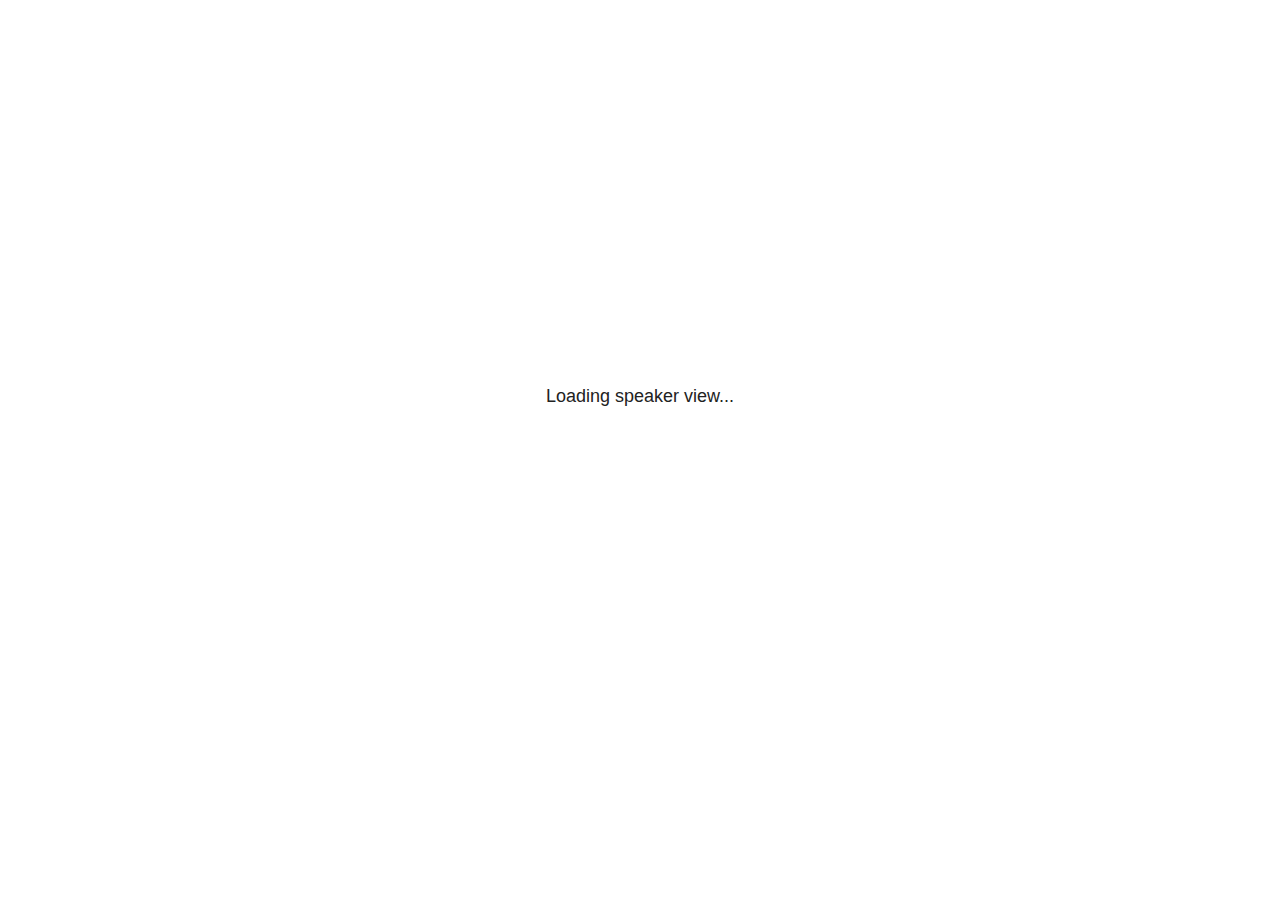
<file: docs/site_libs/revealjs/plugin/notes/speaker-view.html>
<!--
	NOTE: You need to build the notes plugin after making changes to this file.
-->
<html lang="en">
	<head>
		<meta charset="utf-8">

		<title>reveal.js - Speaker View</title>

		<style>
			body {
				font-family: Helvetica;
				font-size: 18px;
			}

			#current-slide,
			#upcoming-slide,
			#speaker-controls {
				padding: 6px;
				box-sizing: border-box;
				-moz-box-sizing: border-box;
			}

			#current-slide iframe,
			#upcoming-slide iframe {
				width: 100%;
				height: 100%;
				border: 1px solid #ddd;
			}

			#current-slide .label,
			#upcoming-slide .label {
				position: absolute;
				top: 10px;
				left: 10px;
				z-index: 2;
			}

			#connection-status {
				position: absolute;
				top: 0;
				left: 0;
				width: 100%;
				height: 100%;
				z-index: 20;
				padding: 30% 20% 20% 20%;
				font-size: 18px;
				color: #222;
				background: #fff;
				text-align: center;
				box-sizing: border-box;
				line-height: 1.4;
			}

			.overlay-element {
				height: 34px;
				line-height: 34px;
				padding: 0 10px;
				text-shadow: none;
				background: rgba( 220, 220, 220, 0.8 );
				color: #222;
				font-size: 14px;
			}

			.overlay-element.interactive:hover {
				background: rgba( 220, 220, 220, 1 );
			}

			#current-slide {
				position: absolute;
				width: 60%;
				height: 100%;
				top: 0;
				left: 0;
				padding-right: 0;
			}

			#upcoming-slide {
				position: absolute;
				width: 40%;
				height: 40%;
				right: 0;
				top: 0;
			}

			/* Speaker controls */
			#speaker-controls {
				position: absolute;
				top: 40%;
				right: 0;
				width: 40%;
				height: 60%;
				overflow: auto;
				font-size: 18px;
			}

				.speaker-controls-time.hidden,
				.speaker-controls-notes.hidden {
					display: none;
				}

				.speaker-controls-time .label,
				.speaker-controls-pace .label,
				.speaker-controls-notes .label {
					text-transform: uppercase;
					font-weight: normal;
					font-size: 0.66em;
					color: #666;
					margin: 0;
				}

				.speaker-controls-time, .speaker-controls-pace {
					border-bottom: 1px solid rgba( 200, 200, 200, 0.5 );
					margin-bottom: 10px;
					padding: 10px 16px;
					padding-bottom: 20px;
					cursor: pointer;
				}

				.speaker-controls-time .reset-button {
					opacity: 0;
					float: right;
					color: #666;
					text-decoration: none;
				}
				.speaker-controls-time:hover .reset-button {
					opacity: 1;
				}

				.speaker-controls-time .timer,
				.speaker-controls-time .clock {
					width: 50%;
				}

				.speaker-controls-time .timer,
				.speaker-controls-time .clock,
				.speaker-controls-time .pacing .hours-value,
				.speaker-controls-time .pacing .minutes-value,
				.speaker-controls-time .pacing .seconds-value {
					font-size: 1.9em;
				}

				.speaker-controls-time .timer {
					float: left;
				}

				.speaker-controls-time .clock {
					float: right;
					text-align: right;
				}

				.speaker-controls-time span.mute {
					opacity: 0.3;
				}

				.speaker-controls-time .pacing-title {
					margin-top: 5px;
				}

				.speaker-controls-time .pacing.ahead {
					color: blue;
				}

				.speaker-controls-time .pacing.on-track {
					color: green;
				}

				.speaker-controls-time .pacing.behind {
					color: red;
				}

				.speaker-controls-notes {
					padding: 10px 16px;
				}

				.speaker-controls-notes .value {
					margin-top: 5px;
					line-height: 1.4;
					font-size: 1.2em;
				}

			/* Layout selector */
			#speaker-layout {
				position: absolute;
				top: 10px;
				right: 10px;
				color: #222;
				z-index: 10;
			}
				#speaker-layout select {
					position: absolute;
					width: 100%;
					height: 100%;
					top: 0;
					left: 0;
					border: 0;
					box-shadow: 0;
					cursor: pointer;
					opacity: 0;

					font-size: 1em;
					background-color: transparent;

					-moz-appearance: none;
					-webkit-appearance: none;
					-webkit-tap-highlight-color: rgba(0, 0, 0, 0);
				}

				#speaker-layout select:focus {
					outline: none;
					box-shadow: none;
				}

			.clear {
				clear: both;
			}

			/* Speaker layout: Wide */
			body[data-speaker-layout="wide"] #current-slide,
			body[data-speaker-layout="wide"] #upcoming-slide {
				width: 50%;
				height: 45%;
				padding: 6px;
			}

			body[data-speaker-layout="wide"] #current-slide {
				top: 0;
				left: 0;
			}

			body[data-speaker-layout="wide"] #upcoming-slide {
				top: 0;
				left: 50%;
			}

			body[data-speaker-layout="wide"] #speaker-controls {
				top: 45%;
				left: 0;
				width: 100%;
				height: 50%;
				font-size: 1.25em;
			}

			/* Speaker layout: Tall */
			body[data-speaker-layout="tall"] #current-slide,
			body[data-speaker-layout="tall"] #upcoming-slide {
				width: 45%;
				height: 50%;
				padding: 6px;
			}

			body[data-speaker-layout="tall"] #current-slide {
				top: 0;
				left: 0;
			}

			body[data-speaker-layout="tall"] #upcoming-slide {
				top: 50%;
				left: 0;
			}

			body[data-speaker-layout="tall"] #speaker-controls {
				padding-top: 40px;
				top: 0;
				left: 45%;
				width: 55%;
				height: 100%;
				font-size: 1.25em;
			}

			/* Speaker layout: Notes only */
			body[data-speaker-layout="notes-only"] #current-slide,
			body[data-speaker-layout="notes-only"] #upcoming-slide {
				display: none;
			}

			body[data-speaker-layout="notes-only"] #speaker-controls {
				padding-top: 40px;
				top: 0;
				left: 0;
				width: 100%;
				height: 100%;
				font-size: 1.25em;
			}

			@media screen and (max-width: 1080px) {
				body[data-speaker-layout="default"] #speaker-controls {
					font-size: 16px;
				}
			}

			@media screen and (max-width: 900px) {
				body[data-speaker-layout="default"] #speaker-controls {
					font-size: 14px;
				}
			}

			@media screen and (max-width: 800px) {
				body[data-speaker-layout="default"] #speaker-controls {
					font-size: 12px;
				}
			}

		</style>
	</head>

	<body>

		<div id="connection-status">Loading speaker view...</div>

		<div id="current-slide"></div>
		<div id="upcoming-slide"><span class="overlay-element label">Upcoming</span></div>
		<div id="speaker-controls">
			<div class="speaker-controls-time">
				<h4 class="label">Time <span class="reset-button">Click to Reset</span></h4>
				<div class="clock">
					<span class="clock-value">0:00 AM</span>
				</div>
				<div class="timer">
					<span class="hours-value">00</span><span class="minutes-value">:00</span><span class="seconds-value">:00</span>
				</div>
				<div class="clear"></div>

				<h4 class="label pacing-title" style="display: none">Pacing – Time to finish current slide</h4>
				<div class="pacing" style="display: none">
					<span class="hours-value">00</span><span class="minutes-value">:00</span><span class="seconds-value">:00</span>
				</div>
			</div>

			<div class="speaker-controls-notes hidden">
				<h4 class="label">Notes</h4>
				<div class="value"></div>
			</div>
		</div>
		<div id="speaker-layout" class="overlay-element interactive">
			<span class="speaker-layout-label"></span>
			<select class="speaker-layout-dropdown"></select>
		</div>

		<script>

			(function() {

				var notes,
					notesValue,
					currentState,
					currentSlide,
					upcomingSlide,
					layoutLabel,
					layoutDropdown,
					pendingCalls = {},
					lastRevealApiCallId = 0,
					connected = false,
					whitelistedWindows = [window.opener];

				var SPEAKER_LAYOUTS = {
					'default': 'Default',
					'wide': 'Wide',
					'tall': 'Tall',
					'notes-only': 'Notes only'
				};

				setupLayout();

				var connectionStatus = document.querySelector( '#connection-status' );
				var connectionTimeout = setTimeout( function() {
					connectionStatus.innerHTML = 'Error connecting to main window.<br>Please try closing and reopening the speaker view.';
				}, 5000 );
;
				window.addEventListener( 'message', function( event ) {

					// Validate the origin of this message to prevent XSS
					if( window.location.origin !== event.origin && whitelistedWindows.indexOf( event.source ) === -1 ) {
						return;
					}

					clearTimeout( connectionTimeout );
					connectionStatus.style.display = 'none';

					var data = JSON.parse( event.data );

					// The overview mode is only useful to the reveal.js instance
					// where navigation occurs so we don't sync it
					if( data.state ) delete data.state.overview;

					// Messages sent by the notes plugin inside of the main window
					if( data && data.namespace === 'reveal-notes' ) {
						if( data.type === 'connect' ) {
							handleConnectMessage( data );
						}
						else if( data.type === 'state' ) {
							handleStateMessage( data );
						}
						else if( data.type === 'return' ) {
							pendingCalls[data.callId](data.result);
							delete pendingCalls[data.callId];
						}
					}
					// Messages sent by the reveal.js inside of the current slide preview
					else if( data && data.namespace === 'reveal' ) {
						if( /ready/.test( data.eventName ) ) {
							// Send a message back to notify that the handshake is complete
							window.opener.postMessage( JSON.stringify({ namespace: 'reveal-notes', type: 'connected'} ), '*' );
						}
						else if( /slidechanged|fragmentshown|fragmenthidden|paused|resumed/.test( data.eventName ) && currentState !== JSON.stringify( data.state ) ) {

							dispatchStateToMainWindow( data.state );

						}
					}

				} );

				/**
				 * Updates the presentation in the main window to match the state
				 * of the presentation in the notes window.
				 */
				const dispatchStateToMainWindow = debounce(( state ) => {
					window.opener.postMessage( JSON.stringify({ method: 'setState', args: [ state ]} ), '*' );
				}, 500);

				/**
				 * Asynchronously calls the Reveal.js API of the main frame.
				 */
				function callRevealApi( methodName, methodArguments, callback ) {

					var callId = ++lastRevealApiCallId;
					pendingCalls[callId] = callback;
					window.opener.postMessage( JSON.stringify( {
						namespace: 'reveal-notes',
						type: 'call',
						callId: callId,
						methodName: methodName,
						arguments: methodArguments
					} ), '*' );

				}

				/**
				 * Called when the main window is trying to establish a
				 * connection.
				 */
				function handleConnectMessage( data ) {

					if( connected === false ) {
						connected = true;

						setupIframes( data );
						setupKeyboard();
						setupNotes();
						setupTimer();
						setupHeartbeat();
					}

				}

				/**
				 * Called when the main window sends an updated state.
				 */
				function handleStateMessage( data ) {

					// Store the most recently set state to avoid circular loops
					// applying the same state
					currentState = JSON.stringify( data.state );

					// No need for updating the notes in case of fragment changes
					if ( data.notes ) {
						notes.classList.remove( 'hidden' );
						notesValue.style.whiteSpace = data.whitespace;
						if( data.markdown ) {
							notesValue.innerHTML = marked( data.notes );
						}
						else {
							notesValue.innerHTML = data.notes;
						}
					}
					else {
						notes.classList.add( 'hidden' );
					}

					// Update the note slides
					currentSlide.contentWindow.postMessage( JSON.stringify({ method: 'setState', args: [ data.state ] }), '*' );
					upcomingSlide.contentWindow.postMessage( JSON.stringify({ method: 'setState', args: [ data.state ] }), '*' );
					upcomingSlide.contentWindow.postMessage( JSON.stringify({ method: 'next' }), '*' );

				}

				// Limit to max one state update per X ms
				handleStateMessage = debounce( handleStateMessage, 200 );

				/**
				 * Forward keyboard events to the current slide window.
				 * This enables keyboard events to work even if focus
				 * isn't set on the current slide iframe.
				 *
				 * Block F5 default handling, it reloads and disconnects
				 * the speaker notes window.
				 */
				function setupKeyboard() {

					document.addEventListener( 'keydown', function( event ) {
						if( event.keyCode === 116 || ( event.metaKey && event.keyCode === 82 ) ) {
							event.preventDefault();
							return false;
						}
						currentSlide.contentWindow.postMessage( JSON.stringify({ method: 'triggerKey', args: [ event.keyCode ] }), '*' );
					} );

				}

				/**
				 * Creates the preview iframes.
				 */
				function setupIframes( data ) {

					var params = [
						'receiver',
						'progress=false',
						'history=false',
						'transition=none',
						'autoSlide=0',
						'backgroundTransition=none'
					].join( '&' );

					var urlSeparator = /\?/.test(data.url) ? '&' : '?';
					var hash = '#/' + data.state.indexh + '/' + data.state.indexv;
					var currentURL = data.url + urlSeparator + params + '&postMessageEvents=true' + hash;
					var upcomingURL = data.url + urlSeparator + params + '&controls=false' + hash;

					currentSlide = document.createElement( 'iframe' );
					currentSlide.setAttribute( 'width', 1280 );
					currentSlide.setAttribute( 'height', 1024 );
					currentSlide.setAttribute( 'src', currentURL );
					document.querySelector( '#current-slide' ).appendChild( currentSlide );

					upcomingSlide = document.createElement( 'iframe' );
					upcomingSlide.setAttribute( 'width', 640 );
					upcomingSlide.setAttribute( 'height', 512 );
					upcomingSlide.setAttribute( 'src', upcomingURL );
					document.querySelector( '#upcoming-slide' ).appendChild( upcomingSlide );

					whitelistedWindows.push( currentSlide.contentWindow, upcomingSlide.contentWindow );

				}

				/**
				 * Setup the notes UI.
				 */
				function setupNotes() {

					notes = document.querySelector( '.speaker-controls-notes' );
					notesValue = document.querySelector( '.speaker-controls-notes .value' );

				}

				/**
				 * We send out a heartbeat at all times to ensure we can
				 * reconnect with the main presentation window after reloads.
				 */
				function setupHeartbeat() {

					setInterval( () => {
						window.opener.postMessage( JSON.stringify({ namespace: 'reveal-notes', type: 'heartbeat'} ), '*' );
					}, 1000 );

				}

				function getTimings( callback ) {

					callRevealApi( 'getSlidesAttributes', [], function ( slideAttributes ) {
						callRevealApi( 'getConfig', [], function ( config ) {
							var totalTime = config.totalTime;
							var minTimePerSlide = config.minimumTimePerSlide || 0;
							var defaultTiming = config.defaultTiming;
							if ((defaultTiming == null) && (totalTime == null)) {
								callback(null);
								return;
							}
							// Setting totalTime overrides defaultTiming
							if (totalTime) {
								defaultTiming = 0;
							}
							var timings = [];
							for ( var i in slideAttributes ) {
								var slide = slideAttributes[ i ];
								var timing = defaultTiming;
								if( slide.hasOwnProperty( 'data-timing' )) {
									var t = slide[ 'data-timing' ];
									timing = parseInt(t);
									if( isNaN(timing) ) {
										console.warn("Could not parse timing '" + t + "' of slide " + i + "; using default of " + defaultTiming);
										timing = defaultTiming;
									}
								}
								timings.push(timing);
							}
							if ( totalTime ) {
								// After we've allocated time to individual slides, we summarize it and
								// subtract it from the total time
								var remainingTime = totalTime - timings.reduce( function(a, b) { return a + b; }, 0 );
								// The remaining time is divided by the number of slides that have 0 seconds
								// allocated at the moment, giving the average time-per-slide on the remaining slides
								var remainingSlides = (timings.filter( function(x) { return x == 0 }) ).length
								var timePerSlide = Math.round( remainingTime / remainingSlides, 0 )
								// And now we replace every zero-value timing with that average
								timings = timings.map( function(x) { return (x==0 ? timePerSlide : x) } );
							}
							var slidesUnderMinimum = timings.filter( function(x) { return (x < minTimePerSlide) } ).length
							if ( slidesUnderMinimum ) {
								message = "The pacing time for " + slidesUnderMinimum + " slide(s) is under the configured minimum of " + minTimePerSlide + " seconds. Check the data-timing attribute on individual slides, or consider increasing the totalTime or minimumTimePerSlide configuration options (or removing some slides).";
								alert(message);
							}
							callback( timings );
						} );
					} );

				}

				/**
				 * Return the number of seconds allocated for presenting
				 * all slides up to and including this one.
				 */
				function getTimeAllocated( timings, callback ) {

					callRevealApi( 'getSlidePastCount', [], function ( currentSlide ) {
						var allocated = 0;
						for (var i in timings.slice(0, currentSlide + 1)) {
							allocated += timings[i];
						}
						callback( allocated );
					} );

				}

				/**
				 * Create the timer and clock and start updating them
				 * at an interval.
				 */
				function setupTimer() {

					var start = new Date(),
					timeEl = document.querySelector( '.speaker-controls-time' ),
					clockEl = timeEl.querySelector( '.clock-value' ),
					hoursEl = timeEl.querySelector( '.hours-value' ),
					minutesEl = timeEl.querySelector( '.minutes-value' ),
					secondsEl = timeEl.querySelector( '.seconds-value' ),
					pacingTitleEl = timeEl.querySelector( '.pacing-title' ),
					pacingEl = timeEl.querySelector( '.pacing' ),
					pacingHoursEl = pacingEl.querySelector( '.hours-value' ),
					pacingMinutesEl = pacingEl.querySelector( '.minutes-value' ),
					pacingSecondsEl = pacingEl.querySelector( '.seconds-value' );

					var timings = null;
					getTimings( function ( _timings ) {

						timings = _timings;
						if (_timings !== null) {
							pacingTitleEl.style.removeProperty('display');
							pacingEl.style.removeProperty('display');
						}

						// Update once directly
						_updateTimer();

						// Then update every second
						setInterval( _updateTimer, 1000 );

					} );


					function _resetTimer() {

						if (timings == null) {
							start = new Date();
							_updateTimer();
						}
						else {
							// Reset timer to beginning of current slide
							getTimeAllocated( timings, function ( slideEndTimingSeconds ) {
								var slideEndTiming = slideEndTimingSeconds * 1000;
								callRevealApi( 'getSlidePastCount', [], function ( currentSlide ) {
									var currentSlideTiming = timings[currentSlide] * 1000;
									var previousSlidesTiming = slideEndTiming - currentSlideTiming;
									var now = new Date();
									start = new Date(now.getTime() - previousSlidesTiming);
									_updateTimer();
								} );
							} );
						}

					}

					timeEl.addEventListener( 'click', function() {
						_resetTimer();
						return false;
					} );

					function _displayTime( hrEl, minEl, secEl, time) {

						var sign = Math.sign(time) == -1 ? "-" : "";
						time = Math.abs(Math.round(time / 1000));
						var seconds = time % 60;
						var minutes = Math.floor( time / 60 ) % 60 ;
						var hours = Math.floor( time / ( 60 * 60 )) ;
						hrEl.innerHTML = sign + zeroPadInteger( hours );
						if (hours == 0) {
							hrEl.classList.add( 'mute' );
						}
						else {
							hrEl.classList.remove( 'mute' );
						}
						minEl.innerHTML = ':' + zeroPadInteger( minutes );
						if (hours == 0 && minutes == 0) {
							minEl.classList.add( 'mute' );
						}
						else {
							minEl.classList.remove( 'mute' );
						}
						secEl.innerHTML = ':' + zeroPadInteger( seconds );
					}

					function _updateTimer() {

						var diff, hours, minutes, seconds,
						now = new Date();

						diff = now.getTime() - start.getTime();

						clockEl.innerHTML = now.toLocaleTimeString( 'en-US', { hour12: true, hour: '2-digit', minute:'2-digit' } );
						_displayTime( hoursEl, minutesEl, secondsEl, diff );
						if (timings !== null) {
							_updatePacing(diff);
						}

					}

					function _updatePacing(diff) {

						getTimeAllocated( timings, function ( slideEndTimingSeconds ) {
							var slideEndTiming = slideEndTimingSeconds * 1000;

							callRevealApi( 'getSlidePastCount', [], function ( currentSlide ) {
								var currentSlideTiming = timings[currentSlide] * 1000;
								var timeLeftCurrentSlide = slideEndTiming - diff;
								if (timeLeftCurrentSlide < 0) {
									pacingEl.className = 'pacing behind';
								}
								else if (timeLeftCurrentSlide < currentSlideTiming) {
									pacingEl.className = 'pacing on-track';
								}
								else {
									pacingEl.className = 'pacing ahead';
								}
								_displayTime( pacingHoursEl, pacingMinutesEl, pacingSecondsEl, timeLeftCurrentSlide );
							} );
						} );
					}

				}

				/**
				 * Sets up the speaker view layout and layout selector.
				 */
				function setupLayout() {

					layoutDropdown = document.querySelector( '.speaker-layout-dropdown' );
					layoutLabel = document.querySelector( '.speaker-layout-label' );

					// Render the list of available layouts
					for( var id in SPEAKER_LAYOUTS ) {
						var option = document.createElement( 'option' );
						option.setAttribute( 'value', id );
						option.textContent = SPEAKER_LAYOUTS[ id ];
						layoutDropdown.appendChild( option );
					}

					// Monitor the dropdown for changes
					layoutDropdown.addEventListener( 'change', function( event ) {

						setLayout( layoutDropdown.value );

					}, false );

					// Restore any currently persisted layout
					setLayout( getLayout() );

				}

				/**
				 * Sets a new speaker view layout. The layout is persisted
				 * in local storage.
				 */
				function setLayout( value ) {

					var title = SPEAKER_LAYOUTS[ value ];

					layoutLabel.innerHTML = 'Layout' + ( title ? ( ': ' + title ) : '' );
					layoutDropdown.value = value;

					document.body.setAttribute( 'data-speaker-layout', value );

					// Persist locally
					if( supportsLocalStorage() ) {
						window.localStorage.setItem( 'reveal-speaker-layout', value );
					}

				}

				/**
				 * Returns the ID of the most recently set speaker layout
				 * or our default layout if none has been set.
				 */
				function getLayout() {

					if( supportsLocalStorage() ) {
						var layout = window.localStorage.getItem( 'reveal-speaker-layout' );
						if( layout ) {
							return layout;
						}
					}

					// Default to the first record in the layouts hash
					for( var id in SPEAKER_LAYOUTS ) {
						return id;
					}

				}

				function supportsLocalStorage() {

					try {
						localStorage.setItem('test', 'test');
						localStorage.removeItem('test');
						return true;
					}
					catch( e ) {
						return false;
					}

				}

				function zeroPadInteger( num ) {

					var str = '00' + parseInt( num );
					return str.substring( str.length - 2 );

				}

				/**
				 * Limits the frequency at which a function can be called.
				 */
				function debounce( fn, ms ) {

					var lastTime = 0,
						timeout;

					return function() {

						var args = arguments;
						var context = this;

						clearTimeout( timeout );

						var timeSinceLastCall = Date.now() - lastTime;
						if( timeSinceLastCall > ms ) {
							fn.apply( context, args );
							lastTime = Date.now();
						}
						else {
							timeout = setTimeout( function() {
								fn.apply( context, args );
								lastTime = Date.now();
							}, ms - timeSinceLastCall );
						}

					}

				}

			})();

		</script>
	</body>
</html>
</file>
<file: docs/site_libs/quarto-html/tippy.css>
.tippy-box[data-animation=fade][data-state=hidden]{opacity:0}[data-tippy-root]{max-width:calc(100vw - 10px)}.tippy-box{position:relative;background-color:#333;color:#fff;border-radius:4px;font-size:14px;line-height:1.4;white-space:normal;outline:0;transition-property:transform,visibility,opacity}.tippy-box[data-placement^=top]>.tippy-arrow{bottom:0}.tippy-box[data-placement^=top]>.tippy-arrow:before{bottom:-7px;left:0;border-width:8px 8px 0;border-top-color:initial;transform-origin:center top}.tippy-box[data-placement^=bottom]>.tippy-arrow{top:0}.tippy-box[data-placement^=bottom]>.tippy-arrow:before{top:-7px;left:0;border-width:0 8px 8px;border-bottom-color:initial;transform-origin:center bottom}.tippy-box[data-placement^=left]>.tippy-arrow{right:0}.tippy-box[data-placement^=left]>.tippy-arrow:before{border-width:8px 0 8px 8px;border-left-color:initial;right:-7px;transform-origin:center left}.tippy-box[data-placement^=right]>.tippy-arrow{left:0}.tippy-box[data-placement^=right]>.tippy-arrow:before{left:-7px;border-width:8px 8px 8px 0;border-right-color:initial;transform-origin:center right}.tippy-box[data-inertia][data-state=visible]{transition-timing-function:cubic-bezier(.54,1.5,.38,1.11)}.tippy-arrow{width:16px;height:16px;color:#333}.tippy-arrow:before{content:"";position:absolute;border-color:transparent;border-style:solid}.tippy-content{position:relative;padding:5px 9px;z-index:1}
</file>
<file: docs/site_libs/quarto-html/quarto-syntax-highlighting.css>
/* quarto syntax highlight colors */
:root {
  --quarto-hl-ot-color: #d91e18;
  --quarto-hl-at-color: #a55a00;
  --quarto-hl-ss-color: #008000;
  --quarto-hl-an-color: #696969;
  --quarto-hl-fu-color: #06287e;
  --quarto-hl-st-color: #008000;
  --quarto-hl-cf-color: #d91e18;
  --quarto-hl-op-color: #00769e;
  --quarto-hl-er-color: #7928a1;
  --quarto-hl-bn-color: #7928a1;
  --quarto-hl-al-color: #7928a1;
  --quarto-hl-va-color: #a55a00;
  --quarto-hl-bu-color: inherit;
  --quarto-hl-ex-color: inherit;
  --quarto-hl-pp-color: #7928a1;
  --quarto-hl-in-color: #696969;
  --quarto-hl-vs-color: #008000;
  --quarto-hl-wa-color: #696969;
  --quarto-hl-do-color: #696969;
  --quarto-hl-im-color: inherit;
  --quarto-hl-ch-color: #008000;
  --quarto-hl-dt-color: #7928a1;
  --quarto-hl-fl-color: #a55a00;
  --quarto-hl-co-color: #696969;
  --quarto-hl-cv-color: #696969;
  --quarto-hl-cn-color: #d91e18;
  --quarto-hl-sc-color: #00769e;
  --quarto-hl-dv-color: #7928a1;
  --quarto-hl-kw-color: #d91e18;
}

/* other quarto variables */
:root {
  --quarto-font-monospace: SFMono-Regular, Menlo, Monaco, Consolas, "Liberation Mono", "Courier New", monospace;
}

pre > code.sourceCode > span {
  color: #545454;
}

code span {
  color: #545454;
}

code.sourceCode > span {
  color: #545454;
}

div.sourceCode,
div.sourceCode pre.sourceCode {
  color: #545454;
}

code span.ot {
  color: #d91e18;
  font-style: inherit;
}

code span.at {
  color: #a55a00;
  font-style: inherit;
}

code span.ss {
  color: #008000;
  font-style: inherit;
}

code span.an {
  color: #696969;
  font-style: inherit;
}

code span.fu {
  color: #06287e;
  font-style: inherit;
}

code span.st {
  color: #008000;
  font-style: inherit;
}

code span.cf {
  color: #d91e18;
  font-style: inherit;
}

code span.op {
  color: #00769e;
  font-style: inherit;
}

code span.er {
  color: #7928a1;
  font-style: inherit;
}

code span.bn {
  color: #7928a1;
  font-style: inherit;
}

code span.al {
  color: #7928a1;
  font-style: inherit;
}

code span.va {
  color: #a55a00;
  font-style: inherit;
}

code span.bu {
  font-style: inherit;
}

code span.ex {
  font-style: inherit;
}

code span.pp {
  color: #7928a1;
  font-style: inherit;
}

code span.in {
  color: #696969;
  font-style: inherit;
}

code span.vs {
  color: #008000;
  font-style: inherit;
}

code span.wa {
  color: #696969;
  font-style: italic;
}

code span.do {
  color: #696969;
  font-style: italic;
}

code span.im {
  font-style: inherit;
}

code span.ch {
  color: #008000;
  font-style: inherit;
}

code span.dt {
  color: #7928a1;
  font-style: inherit;
}

code span.fl {
  color: #a55a00;
  font-style: inherit;
}

code span.co {
  color: #696969;
  font-style: inherit;
}

code span.cv {
  color: #696969;
  font-style: italic;
}

code span.cn {
  color: #d91e18;
  font-style: inherit;
}

code span.sc {
  color: #00769e;
  font-style: inherit;
}

code span.dv {
  color: #7928a1;
  font-style: inherit;
}

code span.kw {
  color: #d91e18;
  font-style: inherit;
}

.prevent-inlining {
  content: "</";
}

/*# sourceMappingURL=debc5d5d77c3f9108843748ff7464032.css.map */
</file>
<file: docs/site_libs/quarto-contrib/fontawesome6-0.1.0/latex-fontsize.css>
.fa-tiny {
  font-size: 0.5em;
}
.fa-scriptsize {
  font-size: 0.7em;
}
.fa-footnotesize {
  font-size: 0.8em;
}
.fa-small {
  font-size: 0.9em;
}
.fa-normalsize {
  font-size: 1em;
}
.fa-large {
  font-size: 1.2em;
}
.fa-Large {
  font-size: 1.5em;
}
.fa-LARGE {
  font-size: 1.75em;
}
.fa-huge {
  font-size: 2em;
}
.fa-Huge {
  font-size: 2.5em;
}
</file>
